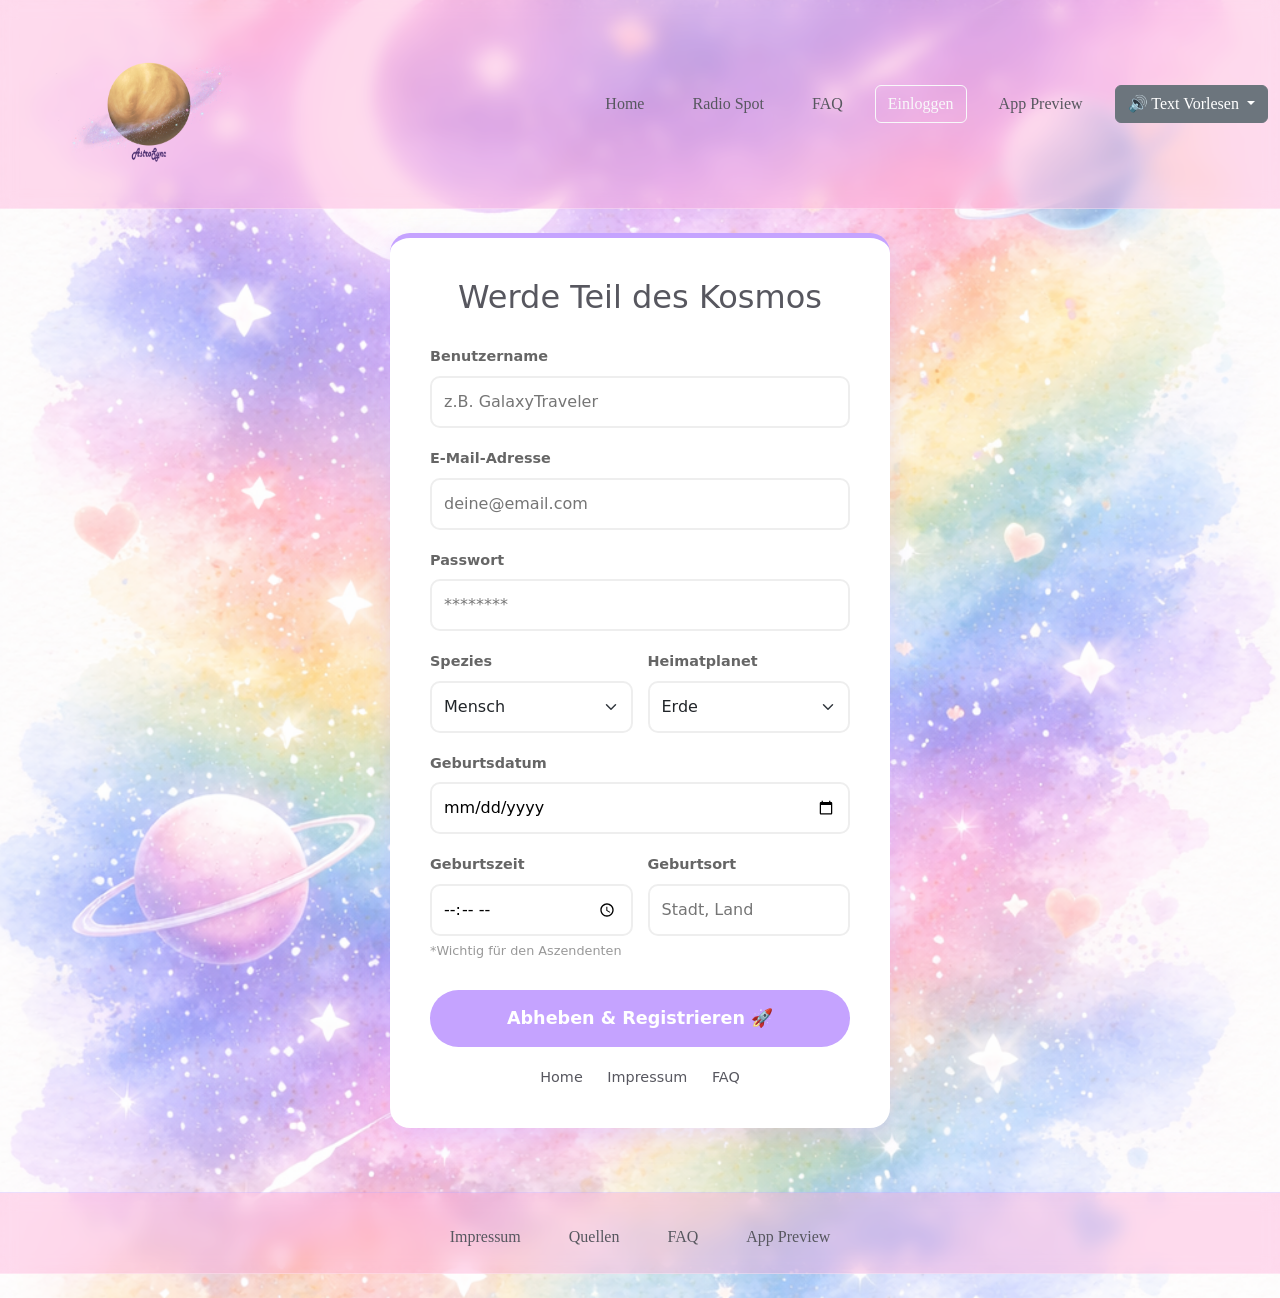
<file: anmelden.html>
<!DOCTYPE html>
<html lang="de">

<head>
    <meta charset="UTF-8">
    <meta name="viewport" content="width=device-width, initial-scale=1.0">
    <title>Anmelden - AstroSync</title>

    <link href="https://cdn.jsdelivr.net/npm/bootstrap@5.3.3/dist/css/bootstrap.min.css" rel="stylesheet">

    <link rel="stylesheet" href="css/style.css">
</head>

<body>
    <nav class="navbar navbar-expand-lg" style="background-color: #700919;" data-bs-theme="light">
        <div class="container-fluid">
            <a class="navbar-brand" href="index.html">
                <img src="img/logo.png" alt="AstroSync Logo" class="logo">
            </a>
            <button class="navbar-toggler" type="button" data-bs-toggle="collapse" data-bs-target="#navbarNav"
                aria-controls="navbarNav" aria-expanded="false" aria-label="Toggle navigation">
                <span class="navbar-toggler-icon"></span>
            </button>
            <div class="collapse navbar-collapse" id="navbarNav">
                <ul class="navbar-nav ms-auto align-items-center">
                    <li class="nav-item">
                        <a class="nav-link" href="index.html">Home</a>
                    </li>
                    <li class="nav-item">
                        <a class="nav-link" href="radiospot.html">Radio Spot</a>
                    </li>
                    <li class="nav-item">
                        <a class="nav-link" href="faq.html">FAQ</a>
                    </li>
                    <li class="nav-item">
                        <a class="btn btn-outline-light" href="anmelden.html">Einloggen</a>
                    </li>
                    <li class="nav-item">
                        <a class="nav-link" href="swipe.html">App Preview</a>
                    </li>
                    <li class="nav-item">
                        <div class="dropdown">
                            <button class="btn btn-secondary dropdown-toggle" type="button" id="ttsDropdown"
                                data-bs-toggle="dropdown" aria-expanded="false">
                                🔊 Text Vorlesen
                            </button>
                            <ul class="dropdown-menu dropdown-menu-end p-3" aria-labelledby="ttsDropdown"
                                style="min-width: 280px;">
                                <li class="mb-2">
                                    <div class="d-flex gap-2">
                                        <button class="btn btn-sm btn-primary flex-fill" id="playBtn"
                                            onclick="toggleSpeech()">
                                            ▶️ Abspielen
                                        </button>
                                        <button class="btn btn-sm btn-warning flex-fill" id="pauseBtn"
                                            onclick="pauseSpeech()" style="display:none;">
                                            ⏸️ Pause
                                        </button>
                                        <button class="btn btn-sm btn-danger" onclick="stopSpeech()">
                                            ⏹️ Stopp
                                        </button>
                                    </div>
                                </li>
                                <li>
                                    <hr class="dropdown-divider">
                                </li>
                                <li class="mb-2">
                                    <label class="form-label small">Geschwindigkeit: <span
                                            id="rateValue">1.0</span>x</label>
                                    <input type="range" class="form-range" id="rateSlider" min="0.5" max="2" step="0.1"
                                        value="1" oninput="updateRate(this.value)">
                                </li>
                                <li class="mb-2">
                                    <label class="form-label small">Tonhöhe: <span id="pitchValue">1.0</span></label>
                                    <input type="range" class="form-range" id="pitchSlider" min="0.5" max="2" step="0.1"
                                        value="1" oninput="updatePitch(this.value)">
                                </li>
                            </ul>
                        </div>
                    </li>
                </ul>
            </div>
        </div>
    </nav>
    <div class="register-wrapper">
        <div class="register-container">
            <h1 style="text-align: center; color: #57575F; margin-bottom: 30px;">Werde Teil des Kosmos</h1>

            <form action="#" method="post">
                <div class="form-group">
                    <label class="form-label" for="username">Benutzername</label>
                    <input class="form-input" type="text" id="username" name="username"
                        placeholder="z.B. GalaxyTraveler" required>
                </div>

                <div class="form-group">
                    <label class="form-label" for="email">E-Mail-Adresse</label>
                    <input class="form-input" type="email" id="email" name="email" placeholder="deine@email.com"
                        required>
                </div>

                <div class="form-group">
                    <label class="form-label" for="password">Passwort</label>
                    <input class="form-input" type="password" id="password" name="password" placeholder="********"
                        required>
                </div>

                <div class="form-row">
                    <div class="form-col form-group">
                        <label class="form-label" for="species">Spezies</label>
                        <select class="form-select" id="species" name="species">
                            <option value="mensch">Mensch</option>
                            <option value="alien">Alien</option>
                            <option value="cyborg">Cyborg</option>
                            <option value="marsianer">Marsianer</option>
                        </select>
                    </div>
                    <div class="form-col form-group">
                        <label class="form-label" for="planet">Heimatplanet</label>
                        <select class="form-select" id="planet" name="planet">
                            <option value="erde">Erde</option>
                            <option value="mars">Mars</option>
                            <option value="venus">Venus</option>
                            <option value="kepler">Kepler-22b</option>
                        </select>
                    </div>
                </div>

                <div class="form-group">
                    <label class="form-label" for="birthdate">Geburtsdatum</label>
                    <input class="form-input" type="date" id="birthdate" name="birthdate" required>
                </div>

                <div class="form-row">
                    <div class="form-col form-group">
                        <label class="form-label" for="birthtime">Geburtszeit</label>
                        <input class="form-input" type="time" id="birthtime" name="birthtime" required>
                        <div class="note">*Wichtig für den Aszendenten</div>
                    </div>
                    <div class="form-col form-group">
                        <label class="form-label" for="birthplace">Geburtsort</label>
                        <input class="form-input" type="text" id="birthplace" name="birthplace"
                            placeholder="Stadt, Land" required>
                    </div>
                </div>

                <button type="submit" class="submit-btn">Abheben & Registrieren 🚀</button>
            </form>

            <div class="footer-links">
                <a href="index.html">Home</a>
                <a href="impressum.html">Impressum</a>
                <a href="faq.html">FAQ</a>
            </div>
        </div>
    </div>
</body>
  <footer class="footer-nav">
        <nav class="navbar navbar-expand">
            <div class="container justify-content-center">
                <ul class="navbar-nav">
                    <li class="nav-item">
                        <a class="nav-link" href="impressum.html">Impressum</a>
                    </li>
                    <li class="nav-item">
                        <a class="nav-link" href="quellen.html">Quellen</a>
                    </li>
                    <li class="nav-item">
                        <a class="nav-link" href="faq.html">FAQ</a>
                    </li>
                    <li class="nav-item">
                        <a class="nav-link" href="swipe.html">App Preview</a>
                    </li>
                </ul>
            </div>
        </nav>
    </footer>
</html>
</file>
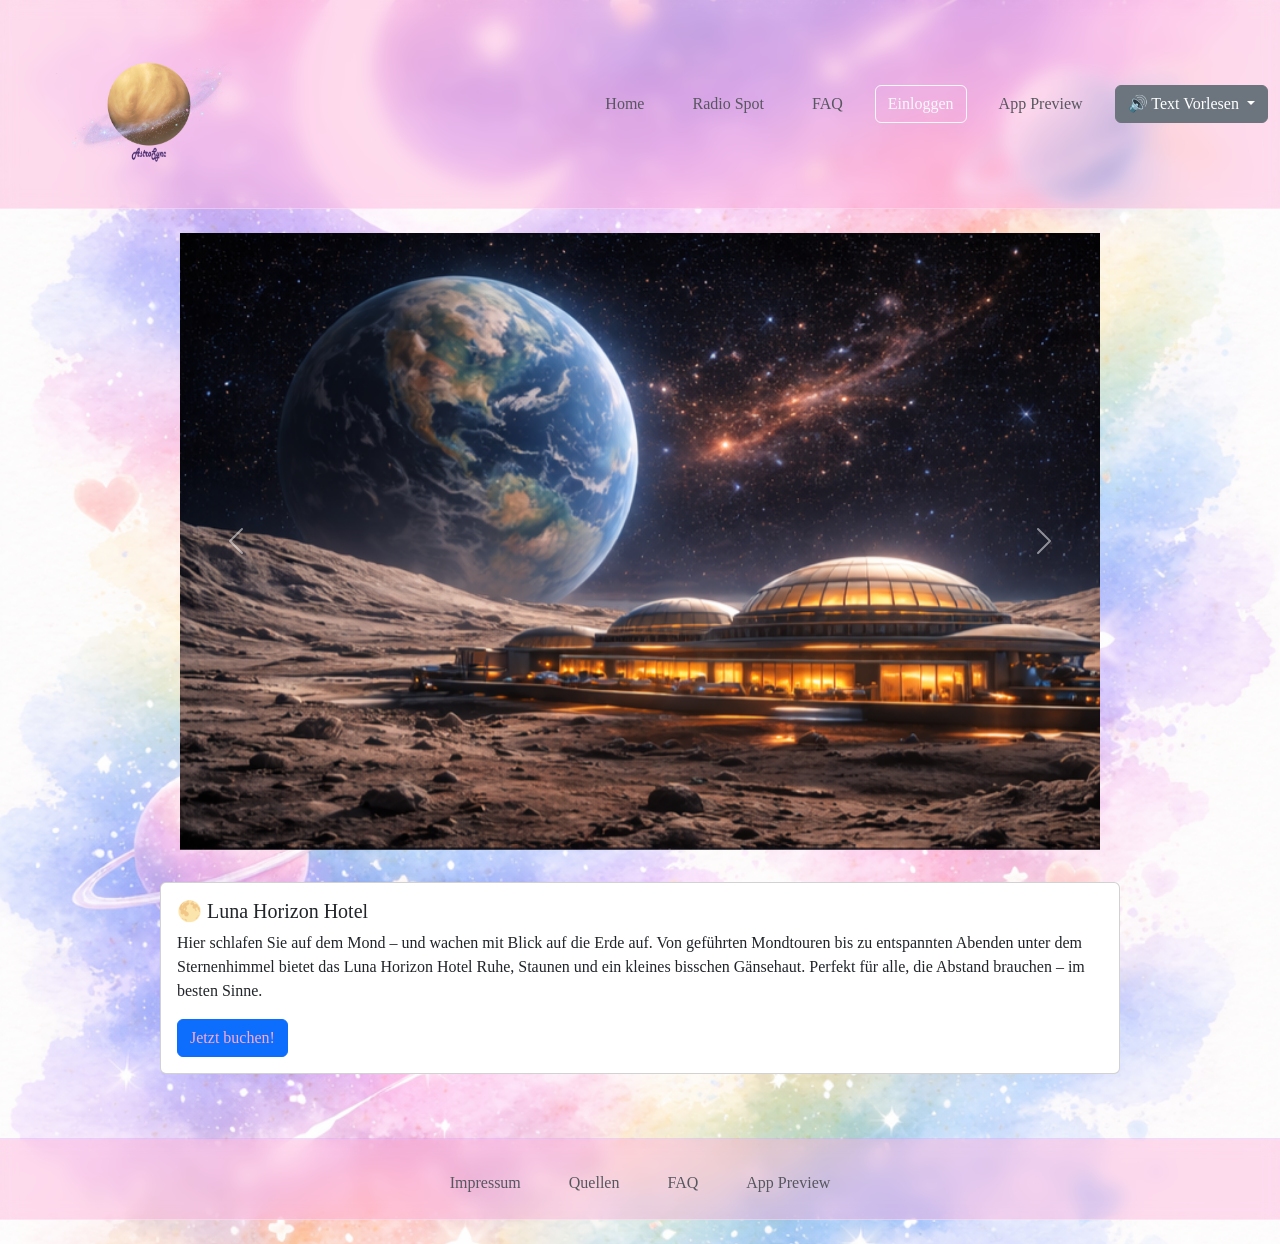
<file: lunahotel.html>
<!DOCTYPE html>
<html lang="de">

<head>
  <meta charset="UTF-8">
  <meta name="viewport" content="width=device-width, initial-scale=1.0">
  <link href="https://cdn.jsdelivr.net/npm/bootstrap@5.3.3/dist/css/bootstrap.min.css" rel="stylesheet">
  <script src="https://cdn.jsdelivr.net/npm/bootstrap@5.3.3/dist/js/bootstrap.bundle.min.js"></script>
  <link rel="stylesheet" href="css/style.css">
  <title>AstroSync</title>
</head>

<body>
  <nav class="navbar navbar-expand-lg" style="background-color: #700919;" data-bs-theme="light">
    <div class="container-fluid">
      <a class="navbar-brand" href="index.html">
        <img src="img/logo.png" alt="AstroSync Logo" class="logo">
      </a>
      <button class="navbar-toggler" type="button" data-bs-toggle="collapse" data-bs-target="#navbarNav"
        aria-controls="navbarNav" aria-expanded="false" aria-label="Toggle navigation">
        <span class="navbar-toggler-icon"></span>
      </button>
      <div class="collapse navbar-collapse" id="navbarNav">
        <ul class="navbar-nav ms-auto align-items-center">
          <li class="nav-item">
            <a class="nav-link" href="index.html">Home</a>
          </li>
          <li class="nav-item">
            <a class="nav-link" href="radiospot.html">Radio Spot</a>
          </li>
          <li class="nav-item">
            <a class="nav-link" href="faq.html">FAQ</a>
          </li>
          <li class="nav-item">
            <a class="btn btn-outline-light" href="anmelden.html">Einloggen</a>
          </li>
          <li class="nav-item">
            <a class="nav-link" href="swipe.html">App Preview</a>
          </li>
          <li class="nav-item">
            <div class="dropdown">
              <button class="btn btn-secondary dropdown-toggle" type="button" id="ttsDropdown" data-bs-toggle="dropdown"
                aria-expanded="false">
                🔊 Text Vorlesen
              </button>
              <ul class="dropdown-menu dropdown-menu-end p-3" aria-labelledby="ttsDropdown" style="min-width: 280px;">
                <li class="mb-2">
                  <div class="d-flex gap-2">
                    <button class="btn btn-sm btn-primary flex-fill" id="playBtn" onclick="toggleSpeech()">
                      ▶️ Abspielen
                    </button>
                    <button class="btn btn-sm btn-warning flex-fill" id="pauseBtn" onclick="pauseSpeech()"
                      style="display:none;">
                      ⏸️ Pause
                    </button>
                    <button class="btn btn-sm btn-danger" onclick="stopSpeech()">
                      ⏹️ Stopp
                    </button>
                  </div>
                </li>
                <li>
                  <hr class="dropdown-divider">
                </li>
                <li class="mb-2">
                  <label class="form-label small">Geschwindigkeit: <span id="rateValue">1.0</span>x</label>
                  <input type="range" class="form-range" id="rateSlider" min="0.5" max="2" step="0.1" value="1"
                    oninput="updateRate(this.value)">
                </li>
                <li class="mb-2">
                  <label class="form-label small">Tonhöhe: <span id="pitchValue">1.0</span></label>
                  <input type="range" class="form-range" id="pitchSlider" min="0.5" max="2" step="0.1" value="1"
                    oninput="updatePitch(this.value)">
                </li>
              </ul>
            </div>
          </li>
        </ul>
      </div>
    </div>
  </nav>
  <div id="carouselExampleRide" class="carousel slide" data-bs-ride="carousel">
    <div class="carousel-inner">
      <div class="carousel-item active">
        <img src="img/lunahotelblick.png" class="d-block w-100" alt="LunaHotelBlick">
      </div>
      <div class="carousel-item">
        <img src="img/tour.png" class="d-block w-100" alt="HotelTour">
      </div>
    </div>
    <button class="carousel-control-prev" type="button" data-bs-target="#carouselExampleRide" data-bs-slide="prev">
      <span class="carousel-control-prev-icon"></span>
    </button>
    <button class="carousel-control-next" type="button" data-bs-target="#carouselExampleRide" data-bs-slide="next">
      <span class="carousel-control-next-icon"></span>
    </button>
  </div>
  <div class="card w-75 mb-3">
    <div class="card-body">
      <h5 class="card-title">🌕 Luna Horizon Hotel</h5>
      <p class="card-text">Hier schlafen Sie auf dem Mond – und wachen mit Blick auf die Erde auf.
     Von geführten Mondtouren bis zu entspannten Abenden unter dem Sternenhimmel bietet das Luna Horizon Hotel Ruhe, Staunen 
     und ein kleines bisschen Gänsehaut. Perfekt für alle, die Abstand brauchen – im besten Sinne.</p>
      <a href="urlaub.html" class="btn btn-primary">Jetzt buchen!</a>
    </div>
  </div>
  </div>
</body>
   <footer class="footer-nav">
        <nav class="navbar navbar-expand">
            <div class="container justify-content-center">
                <ul class="navbar-nav">
                    <li class="nav-item">
                        <a class="nav-link" href="impressum.html">Impressum</a>
                    </li>
                    <li class="nav-item">
                        <a class="nav-link" href="quellen.html">Quellen</a>
                    </li>
                    <li class="nav-item">
                        <a class="nav-link" href="faq.html">FAQ</a>
                    </li>
                    <li class="nav-item">
                        <a class="nav-link" href="swipe.html">App Preview</a>
                    </li>
                </ul>
            </div>
        </nav>
    </footer>
</html>
</file>
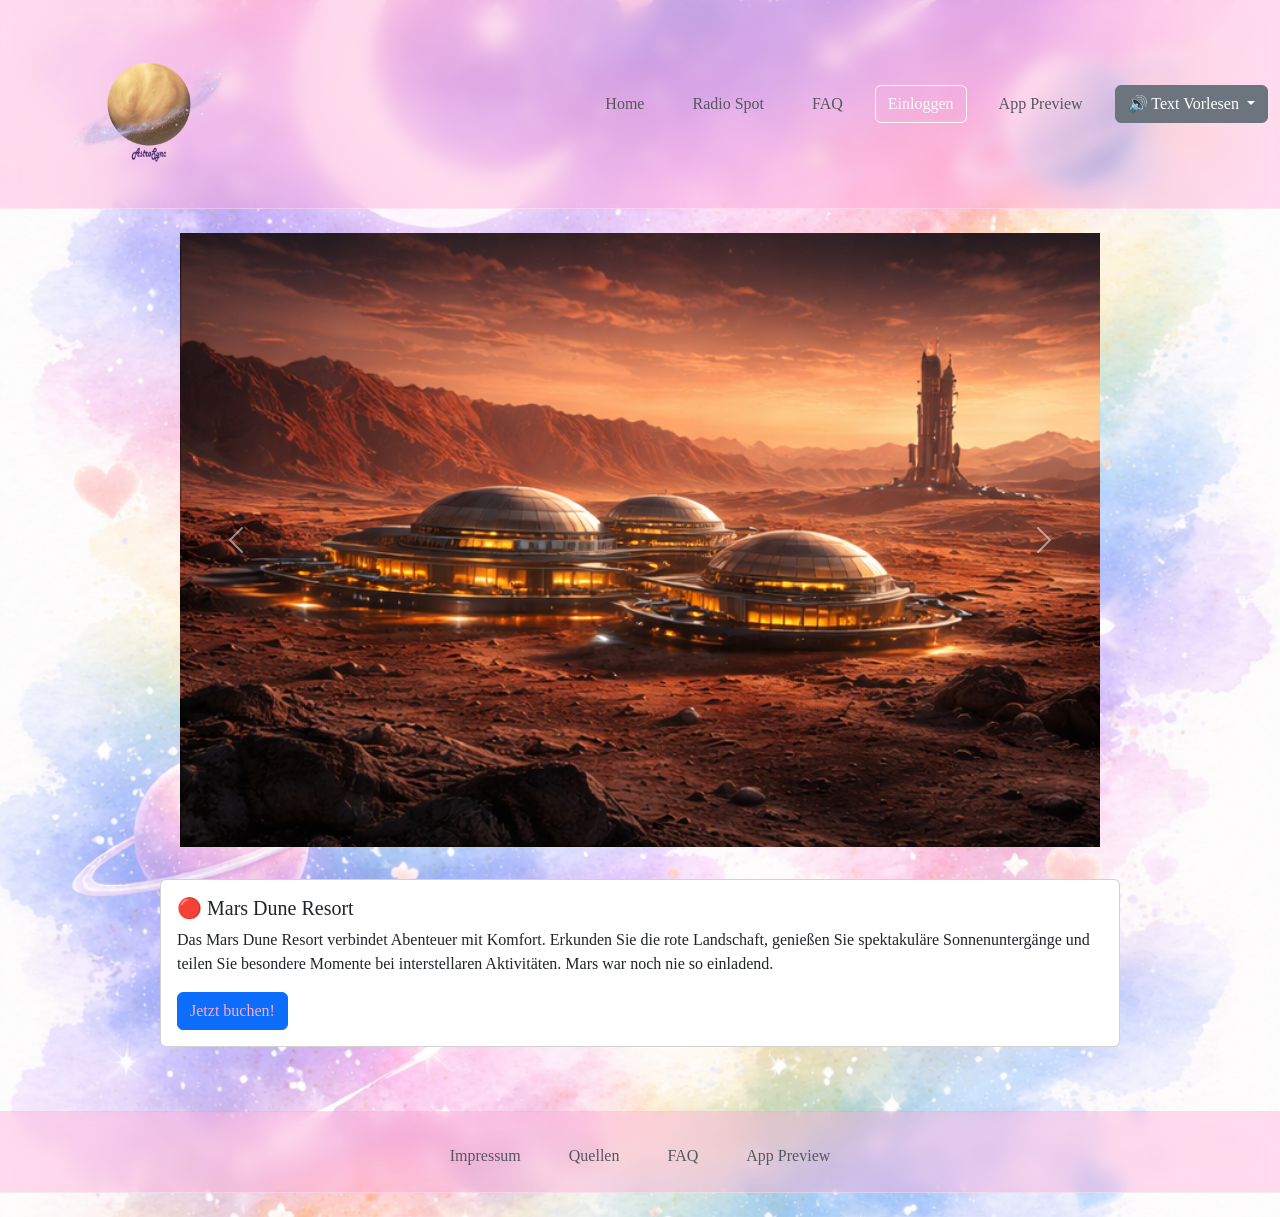
<file: marshotel.html>
<!DOCTYPE html>
<html lang="de">

<head>
  <meta charset="UTF-8">
  <meta name="viewport" content="width=device-width, initial-scale=1.0">
  <link href="https://cdn.jsdelivr.net/npm/bootstrap@5.3.3/dist/css/bootstrap.min.css" rel="stylesheet">
  <script src="https://cdn.jsdelivr.net/npm/bootstrap@5.3.3/dist/js/bootstrap.bundle.min.js"></script>
  <link rel="stylesheet" href="css/style.css">
  <title>AstroSync</title>
</head>

<body>
  <nav class="navbar navbar-expand-lg" style="background-color: #700919;" data-bs-theme="light">
    <div class="container-fluid">
      <a class="navbar-brand" href="index.html">
        <img src="img/logo.png" alt="AstroSync Logo" class="logo">
      </a>
      <button class="navbar-toggler" type="button" data-bs-toggle="collapse" data-bs-target="#navbarNav"
        aria-controls="navbarNav" aria-expanded="false" aria-label="Toggle navigation">
        <span class="navbar-toggler-icon"></span>
      </button>
      <div class="collapse navbar-collapse" id="navbarNav">
        <ul class="navbar-nav ms-auto align-items-center">
          <li class="nav-item">
            <a class="nav-link" href="index.html">Home</a>
          </li>
          <li class="nav-item">
            <a class="nav-link" href="radiospot.html">Radio Spot</a>
          </li>
          <li class="nav-item">
            <a class="nav-link" href="faq.html">FAQ</a>
          </li>
          <li class="nav-item">
            <a class="btn btn-outline-light" href="anmelden.html">Einloggen</a>
          </li>
          <li class="nav-item">
            <a class="nav-link" href="swipe.html">App Preview</a>
          </li>
          <li class="nav-item">
            <div class="dropdown">
              <button class="btn btn-secondary dropdown-toggle" type="button" id="ttsDropdown" data-bs-toggle="dropdown"
                aria-expanded="false">
                🔊 Text Vorlesen
              </button>
              <ul class="dropdown-menu dropdown-menu-end p-3" aria-labelledby="ttsDropdown" style="min-width: 280px;">
                <li class="mb-2">
                  <div class="d-flex gap-2">
                    <button class="btn btn-sm btn-primary flex-fill" id="playBtn" onclick="toggleSpeech()">
                      ▶️ Abspielen
                    </button>
                    <button class="btn btn-sm btn-warning flex-fill" id="pauseBtn" onclick="pauseSpeech()"
                      style="display:none;">
                      ⏸️ Pause
                    </button>
                    <button class="btn btn-sm btn-danger" onclick="stopSpeech()">
                      ⏹️ Stopp
                    </button>
                  </div>
                </li>
                <li>
                  <hr class="dropdown-divider">
                </li>
                <li class="mb-2">
                  <label class="form-label small">Geschwindigkeit: <span id="rateValue">1.0</span>x</label>
                  <input type="range" class="form-range" id="rateSlider" min="0.5" max="2" step="0.1" value="1"
                    oninput="updateRate(this.value)">
                </li>
                <li class="mb-2">
                  <label class="form-label small">Tonhöhe: <span id="pitchValue">1.0</span></label>
                  <input type="range" class="form-range" id="pitchSlider" min="0.5" max="2" step="0.1" value="1"
                    oninput="updatePitch(this.value)">
                </li>
              </ul>
            </div>
          </li>
        </ul>
      </div>
    </div>
  </nav>
  <div id="carouselExampleRide" class="carousel slide" data-bs-ride="carousel">
    <div class="carousel-inner">
      <div class="carousel-item active">
        <img src="img/marshotelblick.png" class="d-block w-100" alt="MarsHotelBlick">
      </div>
      <div class="carousel-item">
        <img src="img/activity.png" class="d-block w-100" alt="Activity">
      </div>
    </div>
    <button class="carousel-control-prev" type="button" data-bs-target="#carouselExampleRide" data-bs-slide="prev">
      <span class="carousel-control-prev-icon"></span>
    </button>
    <button class="carousel-control-next" type="button" data-bs-target="#carouselExampleRide" data-bs-slide="next">
      <span class="carousel-control-next-icon"></span>
    </button>
  </div>
  <div class="card w-75 mb-3">
    <div class="card-body">
      <h5 class="card-title">🔴 Mars Dune Resort</h5>
      <p class="card-text">Das Mars Dune Resort verbindet Abenteuer mit Komfort.
        Erkunden Sie die rote Landschaft, genießen Sie spektakuläre Sonnenuntergänge und teilen
        Sie besondere Momente bei interstellaren Aktivitäten. Mars war noch nie so einladend.</p>
      <a href="urlaub.html" class="btn btn-primary">Jetzt buchen!</a>
    </div>
  </div>
  </div>
</body>
   <footer class="footer-nav">
        <nav class="navbar navbar-expand">
            <div class="container justify-content-center">
                <ul class="navbar-nav">
                    <li class="nav-item">
                        <a class="nav-link" href="impressum.html">Impressum</a>
                    </li>
                    <li class="nav-item">
                        <a class="nav-link" href="quellen.html">Quellen</a>
                    </li>
                    <li class="nav-item">
                        <a class="nav-link" href="faq.html">FAQ</a>
                    </li>
                    <li class="nav-item">
                        <a class="nav-link" href="swipe.html">App Preview</a>
                    </li>
                </ul>
            </div>
        </nav>
    </footer>
</html>
</file>
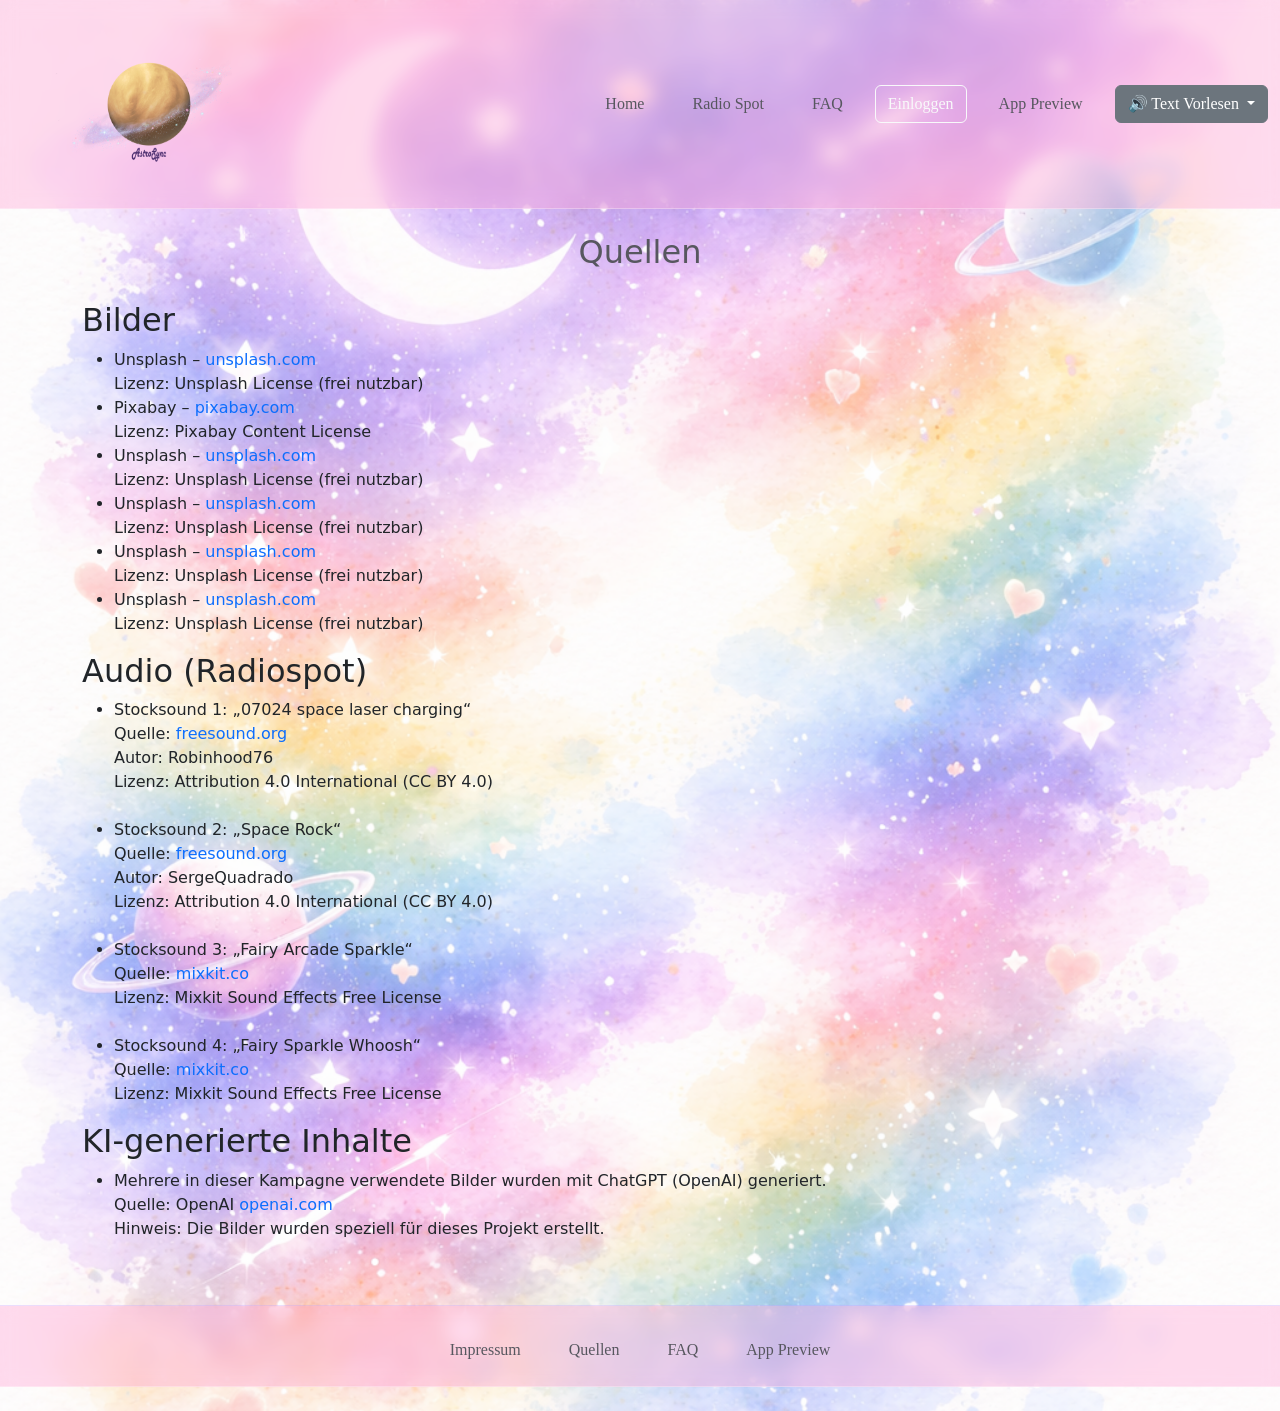
<file: quellen.html>
<!DOCTYPE html>
<html lang="de">

<head>
  <meta charset="UTF-8">
  <meta name="viewport" content="width=device-width, initial-scale=1.0">

  <!-- Bootstrap CSS -->
  <link href="https://cdn.jsdelivr.net/npm/bootstrap@5.3.3/dist/css/bootstrap.min.css" rel="stylesheet">
  <!-- Bootstrap Javascript Dateien -->
  <script src="https://cdn.jsdelivr.net/npm/bootstrap@5.3.3/dist/js/bootstrap.bundle.min.js"></script>

  <!-- Eigene Styles/CSS Dateien -->
  <link rel="stylesheet" href="css/style.css">

  <!-- Website Titel -->
  <title></title>
</head>

<body class="quellen">
  <header>
    <nav class="navbar navbar-expand-lg" style="background-color: #700919;" data-bs-theme="light">
      <div class="container-fluid">
        <a class="navbar-brand" href="index.html">
          <img src="img/logo.png" alt="AstroSync Logo" class="logo">
        </a>
        <button class="navbar-toggler" type="button" data-bs-toggle="collapse" data-bs-target="#navbarNav"
          aria-controls="navbarNav" aria-expanded="false" aria-label="Toggle navigation">
          <span class="navbar-toggler-icon"></span>
        </button>
        <div class="collapse navbar-collapse" id="navbarNav">
          <ul class="navbar-nav ms-auto align-items-center">
            <li class="nav-item">
              <a class="nav-link" href="index.html">Home</a>
            </li>
            <li class="nav-item">
              <a class="nav-link" href="radiospot.html">Radio Spot</a>
            </li>
            <li class="nav-item">
              <a class="nav-link" href="faq.html">FAQ</a>
            </li>
            <li class="nav-item">
              <a class="btn btn-outline-light" href="anmelden.html">Einloggen</a>
            </li>
            <li class="nav-item">
              <a class="nav-link" href="swipe.html">App Preview</a>
            </li>
            <li class="nav-item">
              <div class="dropdown">
                <button class="btn btn-secondary dropdown-toggle" type="button" id="ttsDropdown"
                  data-bs-toggle="dropdown" aria-expanded="false">
                  🔊 Text Vorlesen
                </button>
                <ul class="dropdown-menu dropdown-menu-end p-3" aria-labelledby="ttsDropdown" style="min-width: 280px;">
                  <li class="mb-2">
                    <div class="d-flex gap-2">
                      <button class="btn btn-sm btn-primary flex-fill" id="playBtn" onclick="toggleSpeech()">
                        ▶️ Abspielen
                      </button>
                      <button class="btn btn-sm btn-warning flex-fill" id="pauseBtn" onclick="pauseSpeech()"
                        style="display:none;">
                        ⏸️ Pause
                      </button>
                      <button class="btn btn-sm btn-danger" onclick="stopSpeech()">
                        ⏹️ Stopp
                      </button>
                    </div>
                  </li>
                  <li>
                    <hr class="dropdown-divider">
                  </li>
                  <li class="mb-2">
                    <label class="form-label small">Geschwindigkeit: <span id="rateValue">1.0</span>x</label>
                    <input type="range" class="form-range" id="rateSlider" min="0.5" max="2" step="0.1" value="1"
                      oninput="updateRate(this.value)">
                  </li>
                  <li class="mb-2">
                    <label class="form-label small">Tonhöhe: <span id="pitchValue">1.0</span></label>
                    <input type="range" class="form-range" id="pitchSlider" min="0.5" max="2" step="0.1" value="1"
                      oninput="updatePitch(this.value)">
                  </li>
                </ul>
              </div>
            </li>
          </ul>
        </div>
      </div>
    </nav>
  </header>

  <main class="container mt-4">
    <h1>Quellen</h1>

    <h2>Bilder</h2>
    <ul>
      <li>
        Unsplash –
        <a href="https://unsplash.com/photos/brown-sand-under-blue-sky-during-night-time-OtXJhYjbKeg" target="_blank">
          unsplash.com
        </a><br>
        Lizenz: Unsplash License (frei nutzbar)
      </li>
      <li>
        Pixabay –
        <a href="https://pixabay.com/illustrations/eqyptian-goddess-mythology-9203510/" target="_blank">
          pixabay.com
        </a><br>
        Lizenz: Pixabay Content License
      </li>
      <li>
        Unsplash –
        <a href="https://unsplash.com/photos/a-close-up-of-a-brochure-with-hearts-on-it-r6qx0OVxcKY" target="_blank">
          unsplash.com
        </a><br>
        Lizenz: Unsplash License (frei nutzbar)
      </li>
      <li>
        Unsplash –
        <a href="https://unsplash.com/photos/a-toy-rocket-is-flying-through-the-air-hReng6fkrGk" target="_blank">
          unsplash.com
        </a><br>
        Lizenz: Unsplash License (frei nutzbar)
      </li>
      <li>
        Unsplash –
        <a href="https://unsplash.com/photos/a-set-of-three-metal-objects-on-a-blue-surface-R7BKECj4q2Q"
          target="_blank">
          unsplash.com
        </a><br>
        Lizenz: Unsplash License (frei nutzbar)
      </li>
      <li>
        Unsplash –
        <a href="https://unsplash.com/photos/a-large-clock-on-a-building-U8FnXV4pRj8" target="_blank">
          unsplash.com
        </a><br>
        Lizenz: Unsplash License (frei nutzbar)
      </li>
    </ul>

    <h2>Audio (Radiospot)</h2>
    <ul>
      <li>
        Stocksound 1: „07024 space laser charging“<br>
        Quelle:
        <a href="https://freesound.org/people/Robinhood76/sounds/414293/" target="_blank">
          freesound.org
        </a><br>
        Autor: Robinhood76<br>
        Lizenz: Attribution 4.0 International (CC BY 4.0)<br>
      </li>
      <br>
      <li>
        Stocksound 2: „Space Rock“<br>
        Quelle:
        <a href="https://freesound.org/people/SergeQuadrado/sounds/671333/" target="_blank">
          freesound.org
        </a><br>
        Autor: SergeQuadrado<br>
        Lizenz: Attribution 4.0 International (CC BY 4.0)<br>
      </li>
      <br>
      <li>
        Stocksound 3: „Fairy Arcade Sparkle“<br>
        Quelle:
        <a href="https://mixkit.co/free-sound-effects/sparkle/" target="_blank">
          mixkit.co
        </a><br>
        Lizenz: Mixkit Sound Effects Free License<br>
      </li>
      <br>
      <li>
        Stocksound 4: „Fairy Sparkle Whoosh“<br>
        Quelle:
        <a href="https://mixkit.co/free-sound-effects/sparkle/" target="_blank">
          mixkit.co
        </a><br>
        Lizenz: Mixkit Sound Effects Free License<br>
      </li>
    </ul>
    <h2>KI-generierte Inhalte</h2>
    <ul>
      <li>
        Mehrere in dieser Kampagne verwendete Bilder wurden mit ChatGPT (OpenAI) generiert.<br>
        Quelle: OpenAI <a href="https://openai.com" target="_blank">openai.com</a><br>
        Hinweis: Die Bilder wurden speziell für dieses Projekt erstellt.
      </li>
    </ul>
  </main>
</body>
   <footer class="footer-nav">
      <nav class="navbar navbar-expand">
        <div class="container justify-content-center">
          <ul class="navbar-nav">
            <li class="nav-item">
              <a class="nav-link" href="impressum.html">Impressum</a>
            </li>
            <li class="nav-item">
              <a class="nav-link" href="quellen.html">Quellen</a>
            </li>
            <li class="nav-item">
              <a class="nav-link" href="faq.html">FAQ</a>
            </li>
            <li class="nav-item">
              <a class="nav-link" href="swipe.html">App Preview</a>
            </li>
          </ul>
        </div>
      </nav>
    </footer>
</html>
</file>
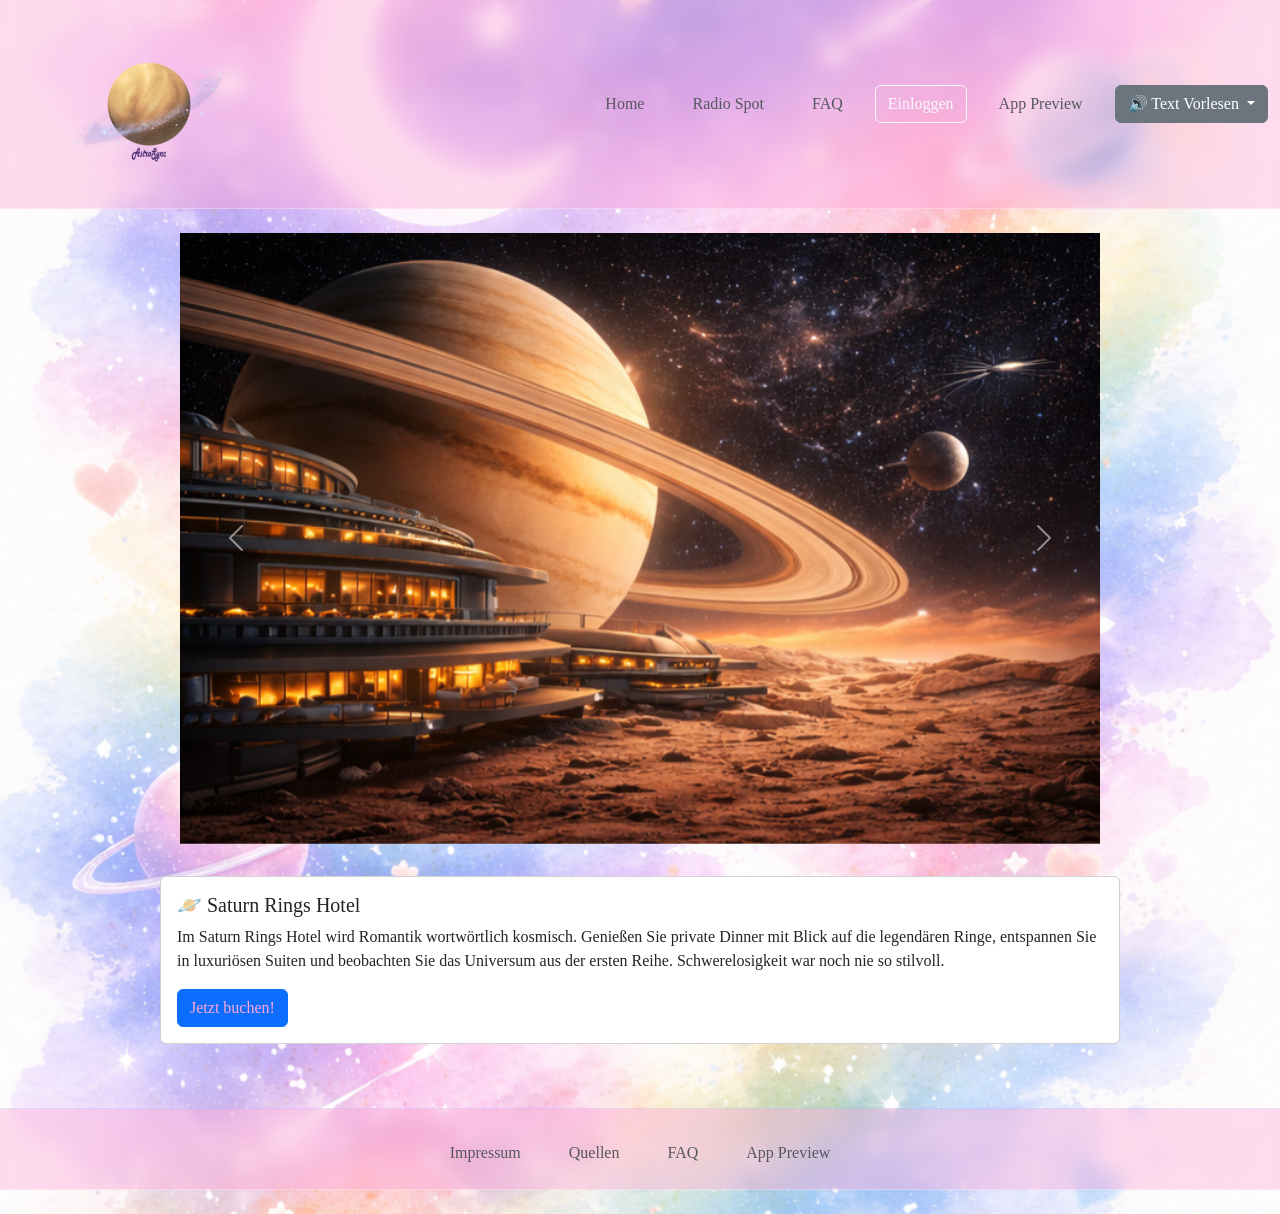
<file: saturnhotel.html>
<!DOCTYPE html>
<html lang="de">

<head>
  <meta charset="UTF-8">
  <meta name="viewport" content="width=device-width, initial-scale=1.0">
  <link href="https://cdn.jsdelivr.net/npm/bootstrap@5.3.3/dist/css/bootstrap.min.css" rel="stylesheet">
  <script src="https://cdn.jsdelivr.net/npm/bootstrap@5.3.3/dist/js/bootstrap.bundle.min.js"></script>
  <link rel="stylesheet" href="css/style.css">
  <title>AstroSync</title>
</head>

<body>
  <nav class="navbar navbar-expand-lg" style="background-color: #700919;" data-bs-theme="light">
    <div class="container-fluid">
      <a class="navbar-brand" href="index.html">
        <img src="img/logo.png" alt="AstroSync Logo" class="logo">
      </a>
      <button class="navbar-toggler" type="button" data-bs-toggle="collapse" data-bs-target="#navbarNav"
        aria-controls="navbarNav" aria-expanded="false" aria-label="Toggle navigation">
        <span class="navbar-toggler-icon"></span>
      </button>
      <div class="collapse navbar-collapse" id="navbarNav">
        <ul class="navbar-nav ms-auto align-items-center">
          <li class="nav-item">
            <a class="nav-link" href="index.html">Home</a>
          </li>
          <li class="nav-item">
            <a class="nav-link" href="radiospot.html">Radio Spot</a>
          </li>
          <li class="nav-item">
            <a class="nav-link" href="faq.html">FAQ</a>
          </li>
          <li class="nav-item">
            <a class="btn btn-outline-light" href="anmelden.html">Einloggen</a>
          </li>
          <li class="nav-item">
            <a class="nav-link" href="swipe.html">App Preview</a>
          </li>
          <li class="nav-item">
            <div class="dropdown">
              <button class="btn btn-secondary dropdown-toggle" type="button" id="ttsDropdown" data-bs-toggle="dropdown"
                aria-expanded="false">
                🔊 Text Vorlesen
              </button>
              <ul class="dropdown-menu dropdown-menu-end p-3" aria-labelledby="ttsDropdown" style="min-width: 280px;">
                <li class="mb-2">
                  <div class="d-flex gap-2">
                    <button class="btn btn-sm btn-primary flex-fill" id="playBtn" onclick="toggleSpeech()">
                      ▶️ Abspielen
                    </button>
                    <button class="btn btn-sm btn-warning flex-fill" id="pauseBtn" onclick="pauseSpeech()"
                      style="display:none;">
                      ⏸️ Pause
                    </button>
                    <button class="btn btn-sm btn-danger" onclick="stopSpeech()">
                      ⏹️ Stopp
                    </button>
                  </div>
                </li>
                <li>
                  <hr class="dropdown-divider">
                </li>
                <li class="mb-2">
                  <label class="form-label small">Geschwindigkeit: <span id="rateValue">1.0</span>x</label>
                  <input type="range" class="form-range" id="rateSlider" min="0.5" max="2" step="0.1" value="1"
                    oninput="updateRate(this.value)">
                </li>
                <li class="mb-2">
                  <label class="form-label small">Tonhöhe: <span id="pitchValue">1.0</span></label>
                  <input type="range" class="form-range" id="pitchSlider" min="0.5" max="2" step="0.1" value="1"
                    oninput="updatePitch(this.value)">
                </li>
              </ul>
            </div>
          </li>
        </ul>
      </div>
    </div>
  </nav>
  <div id="carouselExampleRide" class="carousel slide" data-bs-ride="carousel">
    <div class="carousel-inner">
      <div class="carousel-item active">
        <img src="img/saturnhotelblick.png" class="d-block w-100" alt="SaturnHotelBlick">
      </div>
      <div class="carousel-item">
        <img src="img/essen.png" class="d-block w-100" alt="Essen">
      </div>
    </div>
    <button class="carousel-control-prev" type="button" data-bs-target="#carouselExampleRide" data-bs-slide="prev">
      <span class="carousel-control-prev-icon"></span>
    </button>
    <button class="carousel-control-next" type="button" data-bs-target="#carouselExampleRide" data-bs-slide="next">
      <span class="carousel-control-next-icon"></span>
    </button>
  </div>
  <div class="card w-75 mb-3">
    <div class="card-body">
      <h5 class="card-title">🪐 Saturn Rings Hotel</h5>
      <p class="card-text">Im Saturn Rings Hotel wird Romantik wortwörtlich kosmisch.
        Genießen Sie private Dinner mit Blick auf die legendären Ringe, entspannen Sie in luxuriösen Suiten und
        beobachten
        Sie das Universum aus der ersten Reihe. Schwerelosigkeit war noch nie so stilvoll.</p>
      <a href="urlaub.html" class="btn btn-primary">Jetzt buchen!</a>
    </div>
  </div>
  </div>
</body>
 <footer class="footer-nav">
    <nav class="navbar navbar-expand">
      <div class="container justify-content-center">
        <ul class="navbar-nav">
          <li class="nav-item">
            <a class="nav-link" href="impressum.html">Impressum</a>
          </li>
          <li class="nav-item">
            <a class="nav-link" href="quellen.html">Quellen</a>
          </li>
          <li class="nav-item">
            <a class="nav-link" href="faq.html">FAQ</a>
          </li>
          <li class="nav-item">
            <a class="nav-link" href="swipe.html">App Preview</a>
          </li>
        </ul>
      </div>
    </nav>
  </footer>
</html>
</file>
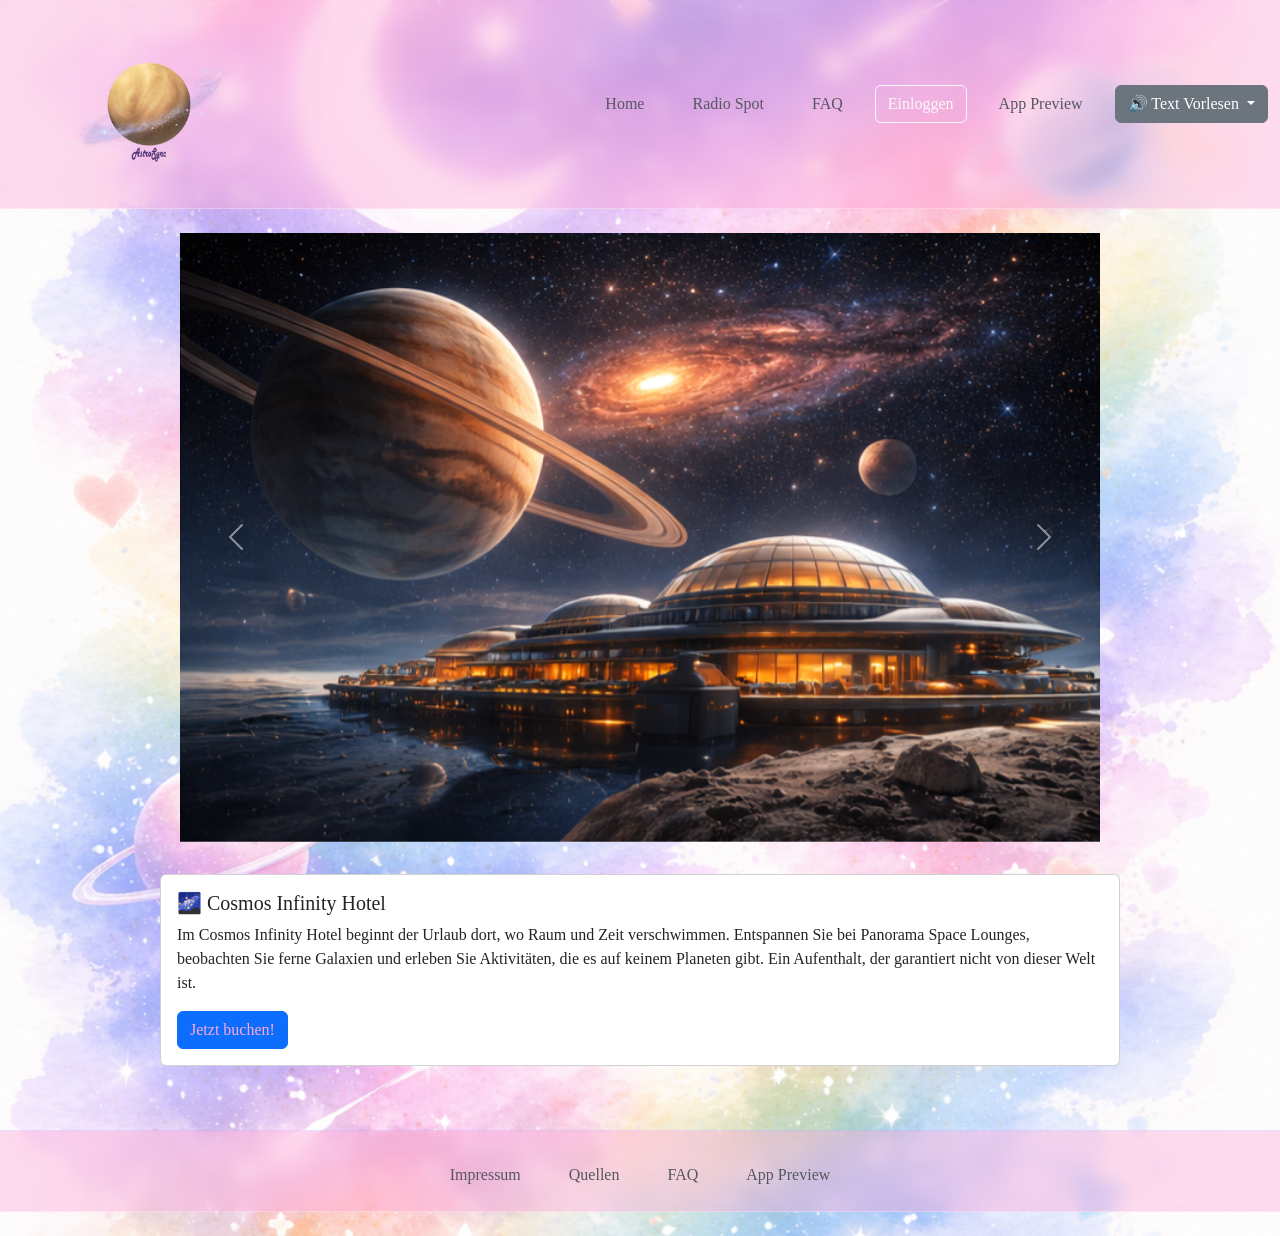
<file: spacehotel.html>
<!DOCTYPE html>
<html lang="de">

<head>
  <meta charset="UTF-8">
  <meta name="viewport" content="width=device-width, initial-scale=1.0">
  <link href="https://cdn.jsdelivr.net/npm/bootstrap@5.3.3/dist/css/bootstrap.min.css" rel="stylesheet">
  <script src="https://cdn.jsdelivr.net/npm/bootstrap@5.3.3/dist/js/bootstrap.bundle.min.js"></script>
  <link rel="stylesheet" href="css/style.css">
  <title>AstroSync</title>
</head>

<body>
  <nav class="navbar navbar-expand-lg" style="background-color: #700919;" data-bs-theme="light">
    <div class="container-fluid">
      <a class="navbar-brand" href="index.html">
        <img src="img/logo.png" alt="AstroSync Logo" class="logo">
      </a>
      <button class="navbar-toggler" type="button" data-bs-toggle="collapse" data-bs-target="#navbarNav"
        aria-controls="navbarNav" aria-expanded="false" aria-label="Toggle navigation">
        <span class="navbar-toggler-icon"></span>
      </button>
      <div class="collapse navbar-collapse" id="navbarNav">
        <ul class="navbar-nav ms-auto align-items-center">
          <li class="nav-item">
            <a class="nav-link" href="index.html">Home</a>
          </li>
          <li class="nav-item">
            <a class="nav-link" href="radiospot.html">Radio Spot</a>
          </li>
          <li class="nav-item">
            <a class="nav-link" href="faq.html">FAQ</a>
          </li>
          <li class="nav-item">
            <a class="btn btn-outline-light" href="anmelden.html">Einloggen</a>
          </li>
          <li class="nav-item">
            <a class="nav-link" href="swipe.html">App Preview</a>
          </li>
          <li class="nav-item">
            <div class="dropdown">
              <button class="btn btn-secondary dropdown-toggle" type="button" id="ttsDropdown" data-bs-toggle="dropdown"
                aria-expanded="false">
                🔊 Text Vorlesen
              </button>
              <ul class="dropdown-menu dropdown-menu-end p-3" aria-labelledby="ttsDropdown" style="min-width: 280px;">
                <li class="mb-2">
                  <div class="d-flex gap-2">
                    <button class="btn btn-sm btn-primary flex-fill" id="playBtn" onclick="toggleSpeech()">
                      ▶️ Abspielen
                    </button>
                    <button class="btn btn-sm btn-warning flex-fill" id="pauseBtn" onclick="pauseSpeech()"
                      style="display:none;">
                      ⏸️ Pause
                    </button>
                    <button class="btn btn-sm btn-danger" onclick="stopSpeech()">
                      ⏹️ Stopp
                    </button>
                  </div>
                </li>
                <li>
                  <hr class="dropdown-divider">
                </li>
                <li class="mb-2">
                  <label class="form-label small">Geschwindigkeit: <span id="rateValue">1.0</span>x</label>
                  <input type="range" class="form-range" id="rateSlider" min="0.5" max="2" step="0.1" value="1"
                    oninput="updateRate(this.value)">
                </li>
                <li class="mb-2">
                  <label class="form-label small">Tonhöhe: <span id="pitchValue">1.0</span></label>
                  <input type="range" class="form-range" id="pitchSlider" min="0.5" max="2" step="0.1" value="1"
                    oninput="updatePitch(this.value)">
                </li>
              </ul>
            </div>
          </li>
        </ul>
      </div>
    </div>
  </nav>
  <div id="carouselExampleRide" class="carousel slide" data-bs-ride="carousel">
    <div class="carousel-inner">
      <div class="carousel-item active">
        <img src="img/spacehotelblick.png" class="d-block w-100" alt="SpaceHotelBlick">
      </div>
      <div class="carousel-item">
        <img src="img/relaxing.png" class="d-block w-100" alt="Relaxing">
      </div>
    </div>
    <button class="carousel-control-prev" type="button" data-bs-target="#carouselExampleRide" data-bs-slide="prev">
      <span class="carousel-control-prev-icon"></span>
    </button>
    <button class="carousel-control-next" type="button" data-bs-target="#carouselExampleRide" data-bs-slide="next">
      <span class="carousel-control-next-icon"></span>
    </button>
  </div>
  <div class="card w-75 mb-3">
    <div class="card-body">
      <h5 class="card-title">🌌 Cosmos Infinity Hotel</h5>
      <p class="card-text">Im Cosmos Infinity Hotel beginnt der Urlaub dort, wo Raum und Zeit verschwimmen.
        Entspannen Sie bei Panorama Space Lounges, beobachten Sie ferne Galaxien und erleben Sie Aktivitäten, die es auf
        keinem Planeten gibt. Ein Aufenthalt, der garantiert nicht von dieser Welt ist.</p>
      <a href="urlaub.html" class="btn btn-primary">Jetzt buchen!</a>
    </div>
  </div>
  </div>
</body>
 <footer class="footer-nav">
    <nav class="navbar navbar-expand">
      <div class="container justify-content-center">
        <ul class="navbar-nav">
          <li class="nav-item">
            <a class="nav-link" href="impressum.html">Impressum</a>
          </li>
          <li class="nav-item">
            <a class="nav-link" href="quellen.html">Quellen</a>
          </li>
          <li class="nav-item">
            <a class="nav-link" href="faq.html">FAQ</a>
          </li>
          <li class="nav-item">
            <a class="nav-link" href="swipe.html">App Preview</a>
          </li>
        </ul>
      </div>
    </nav>
  </footer>
</html>
</file>
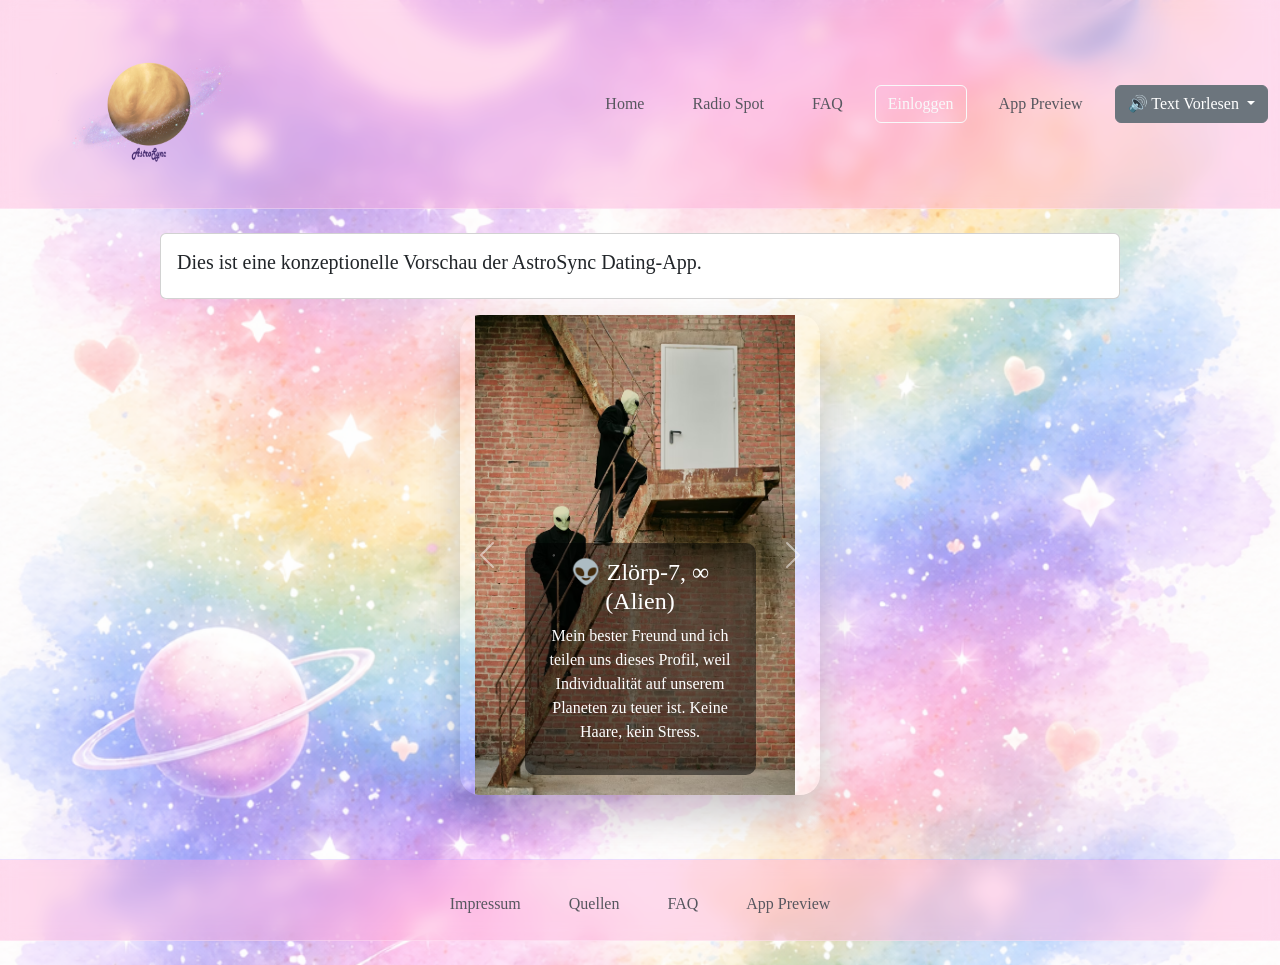
<file: swipe.html>
<!DOCTYPE html>
<html lang="de">

<head>
    <meta charset="UTF-8">
    <meta name="viewport" content="width=device-width, initial-scale=1.0">
    <link href="https://cdn.jsdelivr.net/npm/bootstrap@5.3.3/dist/css/bootstrap.min.css" rel="stylesheet">
    <script src="https://cdn.jsdelivr.net/npm/bootstrap@5.3.3/dist/js/bootstrap.bundle.min.js"></script>
    <link rel="stylesheet" href="css/style.css">
    <title>AstroSync</title>
</head>

<body>
    <nav class="navbar navbar-expand-lg" style="background-color: #700919;" data-bs-theme="light">
        <div class="container-fluid">
            <a class="navbar-brand" href="index.html">
                <img src="img/logo.png" alt="AstroSync Logo" class="logo">
            </a>
            <button class="navbar-toggler" type="button" data-bs-toggle="collapse" data-bs-target="#navbarNav"
                aria-controls="navbarNav" aria-expanded="false" aria-label="Toggle navigation">
                <span class="navbar-toggler-icon"></span>
            </button>
            <div class="collapse navbar-collapse" id="navbarNav">
                <ul class="navbar-nav ms-auto align-items-center">
                    <li class="nav-item">
                        <a class="nav-link" href="index.html">Home</a>
                    </li>
                    <li class="nav-item">
                        <a class="nav-link" href="radiospot.html">Radio Spot</a>
                    </li>
                    <li class="nav-item">
                        <a class="nav-link" href="faq.html">FAQ</a>
                    </li>
                    <li class="nav-item">
                        <a class="btn btn-outline-light" href="anmelden.html">Einloggen</a>
                    </li>
                    <li class="nav-item">
                        <a class="nav-link" href="swipe.html">App Preview</a>
                    </li>
                    <li class="nav-item">
                        <div class="dropdown">
                            <button class="btn btn-secondary dropdown-toggle" type="button" id="ttsDropdown"
                                data-bs-toggle="dropdown" aria-expanded="false">
                                🔊 Text Vorlesen
                            </button>
                            <ul class="dropdown-menu dropdown-menu-end p-3" aria-labelledby="ttsDropdown"
                                style="min-width: 280px;">
                                <li class="mb-2">
                                    <div class="d-flex gap-2">
                                        <button class="btn btn-sm btn-primary flex-fill" id="playBtn"
                                            onclick="toggleSpeech()">
                                            ▶️ Abspielen
                                        </button>
                                        <button class="btn btn-sm btn-warning flex-fill" id="pauseBtn"
                                            onclick="pauseSpeech()" style="display:none;">
                                            ⏸️ Pause
                                        </button>
                                        <button class="btn btn-sm btn-danger" onclick="stopSpeech()">
                                            ⏹️ Stopp
                                        </button>
                                    </div>
                                </li>
                                <li>
                                    <hr class="dropdown-divider">
                                </li>
                                <li class="mb-2">
                                    <label class="form-label small">Geschwindigkeit: <span
                                            id="rateValue">1.0</span>x</label>
                                    <input type="range" class="form-range" id="rateSlider" min="0.5" max="2" step="0.1"
                                        value="1" oninput="updateRate(this.value)">
                                </li>
                                <li class="mb-2">
                                    <label class="form-label small">Tonhöhe: <span id="pitchValue">1.0</span></label>
                                    <input type="range" class="form-range" id="pitchSlider" min="0.5" max="2" step="0.1"
                                        value="1" oninput="updatePitch(this.value)">
                                </li>
                            </ul>
                        </div>
                    </li>
                </ul>
            </div>
        </div>
    </nav>
    <main>
    </main>
    <div class="card w-75 mb-3">
        <div class="card-body">
            <h5 class="card-title">Dies ist eine konzeptionelle Vorschau der AstroSync Dating-App.</h5>
        </div>
    </div>
    </div>
    </div>
    <div id="matchCarousel" class="carousel slide swipe-carousel" data-bs-ride="false">
        <div class="carousel-inner">
            <div class="carousel-item active">
                <img src="img/alienfriend.avif" class="alienundfriend">
                <div class="carousel-caption">
                    <h3>👽 Zlörp-7, ∞ (Alien)</h3>
                    <p>Mein bester Freund und ich teilen uns dieses Profil, weil Individualität auf
                        unserem Planeten zu teuer ist. Keine Haare, kein Stress.</p>
                </div>
            </div>
            <div class="carousel-item">
                <img src="img/woman.avif" class="woman">
                <div class="carousel-caption">
                    <h3>👩 Emily, 28 (Mensch)</h3>
                    <p>Romantisch, aber realistisch. Spaziergang auf dem Mond? Ja. Drama? Nein.</p>
                </div>
            </div>
            <div class="carousel-item">
                <img src="img/alien.avif" class="alien">
                <div class="carousel-caption">
                    <h3>👽 Bübüx, 412 (Alien)</h3>
                    <p>Ich kommuniziere per Telepathie und werde trotzdem geghostet. Das Universum ist grausam.</p>
                </div>
            </div>
            <div class="carousel-item">
                <img src="img/man.avif" class="man">
                <div class="carousel-caption">
                    <h3>👨 Felix, 27 (Mensch)</h3>
                    <p>Von der Erde, aber gedanklich oft im All. Kaffee first, Galaxien Talk later.</p>
                </div>
            </div>
        </div>

        <button class="carousel-control-prev" data-bs-target="#matchCarousel" data-bs-slide="prev">
            <span class="carousel-control-prev-icon"></span>
        </button>
        <button class="carousel-control-next" data-bs-target="#matchCarousel" data-bs-slide="next">
            <span class="carousel-control-next-icon"></span>
        </button>
    </div>
</body>
<footer class="footer-nav">
        <nav class="navbar navbar-expand">
            <div class="container justify-content-center">
                <ul class="navbar-nav">
                    <li class="nav-item">
                        <a class="nav-link" href="impressum.html">Impressum</a>
                    </li>
                    <li class="nav-item">
                        <a class="nav-link" href="quellen.html">Quellen</a>
                    </li>
                    <li class="nav-item">
                        <a class="nav-link" href="faq.html">FAQ</a>
                    </li>
                    <li class="nav-item">
                        <a class="nav-link" href="swipe.html">App Preview</a>
                    </li>
                </ul>
            </div>
        </nav>
    </footer>
</html>
</file>
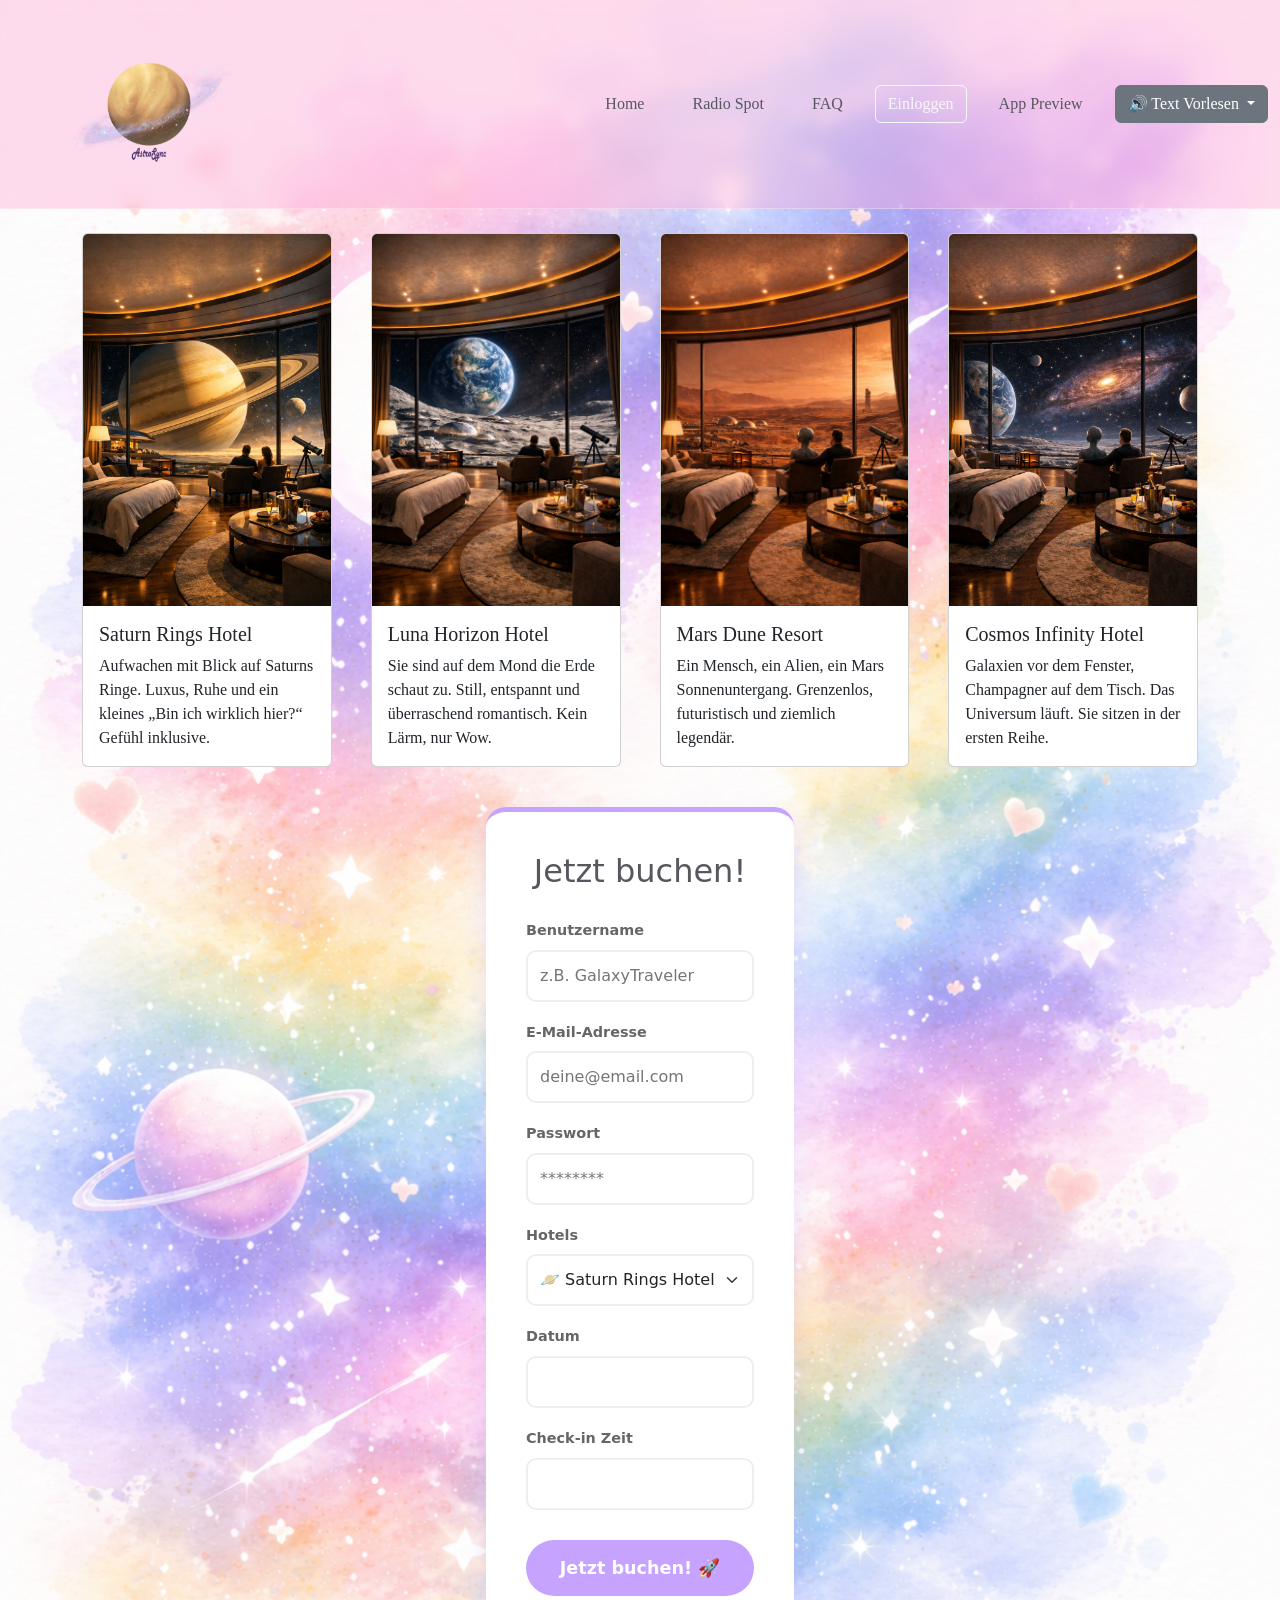
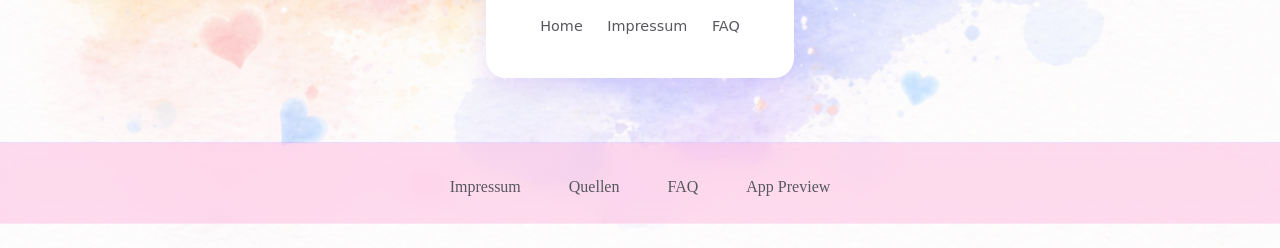
<file: urlaub.html>
<!DOCTYPE html>
<html lang="de">

<head>
  <meta charset="UTF-8">
  <meta name="viewport" content="width=device-width, initial-scale=1.0">
  <link href="https://cdn.jsdelivr.net/npm/bootstrap@5.3.3/dist/css/bootstrap.min.css" rel="stylesheet">
  <link href="https://cdn.jsdelivr.net/npm/bootstrap-icons/font/bootstrap-icons.css" rel="stylesheet">
  <link rel="stylesheet" href="css/style.css">
  <script src="https://cdn.jsdelivr.net/npm/bootstrap@5.3.3/dist/js/bootstrap.bundle.min.js"></script>
  <title>Buchen - AstroSync</title>
</head>

<body>
  <nav class="navbar navbar-expand-lg" style="background-color: #700919;" data-bs-theme="light">
    <div class="container-fluid">
      <a class="navbar-brand" href="index.html">
        <img src="img/logo.png" alt="AstroSync Logo" class="logo">
      </a>
      <button class="navbar-toggler" type="button" data-bs-toggle="collapse" data-bs-target="#navbarNav"
        aria-controls="navbarNav" aria-expanded="false" aria-label="Toggle navigation">
        <span class="navbar-toggler-icon"></span>
      </button>
      <div class="collapse navbar-collapse" id="navbarNav">
        <ul class="navbar-nav ms-auto align-items-center">
          <li class="nav-item">
            <a class="nav-link" href="index.html">Home</a>
          </li>
          <li class="nav-item">
            <a class="nav-link" href="radiospot.html">Radio Spot</a>
          </li>
          <li class="nav-item">
            <a class="nav-link" href="faq.html">FAQ</a>
          </li>
          <li class="nav-item">
            <a class="btn btn-outline-light" href="anmelden.html">Einloggen</a>
          </li>
          <li class="nav-item">
            <a class="nav-link" href="swipe.html">App Preview</a>
          </li>
          <li class="nav-item">
            <div class="dropdown">
              <button class="btn btn-secondary dropdown-toggle" type="button" id="ttsDropdown" data-bs-toggle="dropdown"
                aria-expanded="false">
                🔊 Text Vorlesen
              </button>
              <ul class="dropdown-menu dropdown-menu-end p-3" aria-labelledby="ttsDropdown" style="min-width: 280px;">
                <li class="mb-2">
                  <div class="d-flex gap-2">
                    <button class="btn btn-sm btn-primary flex-fill" id="playBtn" onclick="toggleSpeech()">
                      ▶️ Abspielen
                    </button>
                    <button class="btn btn-sm btn-warning flex-fill" id="pauseBtn" onclick="pauseSpeech()"
                      style="display:none;">
                      ⏸️ Pause
                    </button>
                    <button class="btn btn-sm btn-danger" onclick="stopSpeech()">
                      ⏹️ Stopp
                    </button>
                  </div>
                </li>
                <li>
                  <hr class="dropdown-divider">
                </li>
                <li class="mb-2">
                  <label class="form-label small">Geschwindigkeit: <span id="rateValue">1.0</span>x</label>
                  <input type="range" class="form-range" id="rateSlider" min="0.5" max="2" step="0.1" value="1"
                    oninput="updateRate(this.value)">
                </li>
                <li class="mb-2">
                  <label class="form-label small">Tonhöhe: <span id="pitchValue">1.0</span></label>
                  <input type="range" class="form-range" id="pitchSlider" min="0.5" max="2" step="0.1" value="1"
                    oninput="updatePitch(this.value)">
                </li>
              </ul>
            </div>
          </li>
        </ul>
      </div>
    </div>
  </nav>
  <main>
  </main>
  <div class="container my-4">
    <div class="row row-cols-1 row-cols-md-2 g-4">
      <div class="col">
        <a href="saturnhotel.html" class="card-link">
          <div class="card h-100">
            <img src="img/saturn.jpeg" class="card-img-top" alt="saturnhotel.html">
            <div class="card-body">
              <h5 class="card-title">Saturn Rings Hotel</h5>
              <p class="card-text">
                Aufwachen mit Blick auf Saturns Ringe.
                Luxus, Ruhe und ein kleines „Bin ich wirklich hier?“ Gefühl inklusive.
              </p>
            </div>
          </div>
        </a>
      </div>
      <div class="col">
        <a href="lunahotel.html" class="card-link">
          <div class="card h-100">
            <img src="img/moon.png" class="card-img-top" alt="lunahotel.html">
            <div class="card-body">
              <h5 class="card-title">Luna Horizon Hotel</h5>
              <p class="card-text">
                Sie sind auf dem Mond die Erde schaut zu.
                Still, entspannt und überraschend romantisch. Kein Lärm, nur Wow.
              </p>
            </div>
          </div>
        </a>
      </div>
      <div class="col">
        <a href="marshotel.html" class="card-link">
          <div class="card h-100">
            <img src="img/marshotel.png" class="card-img-top" alt="marshotel.html">
            <div class="card-body">
              <h5 class="card-title">Mars Dune Resort</h5>
              <p class="card-text">
                Ein Mensch, ein Alien, ein Mars Sonnenuntergang.
                Grenzenlos, futuristisch und ziemlich legendär.
              </p>
            </div>
          </div>
        </a>
      </div>
      <div class="col">
        <a href="spacehotel.html" class="card-link">
          <div class="card h-100">
            <img src="img/space.jpeg" class="card-img-top" alt="spacehotel.html">
            <div class="card-body">
              <h5 class="card-title">Cosmos Infinity Hotel</h5>
              <p class="card-text">
                Galaxien vor dem Fenster, Champagner auf dem Tisch.
                Das Universum läuft. Sie sitzen in der ersten Reihe.
              </p>
            </div>
          </div>
        </a>
      </div>

    </div>
  </div>
  <div class="row-gap"> </div>
  <div class="container d-flex justify-content-center my-4">
    <div class="register-wrapper">
      <div class="register-container">
        <h1 style="text-align: center; color: #57575F; margin-bottom: 30px;">Jetzt buchen!</h1>

        <form action="#" method="post">
          <div class="form-group">
            <label class="form-label" for="username">Benutzername</label>
            <input class="form-input" type="text" id="username" name="username" placeholder="z.B. GalaxyTraveler"
              required>
          </div>

          <div class="form-group">
            <label class="form-label" for="email">E-Mail-Adresse</label>
            <input class="form-input" type="email" id="email" name="email" placeholder="deine@email.com" required>
          </div>

          <div class="form-group">
            <label class="form-label" for="password">Passwort</label>
            <input class="form-input" type="password" id="password" name="password" placeholder="********" required>
          </div>

          <div class="form-row">
            <div class="form-col form-group">
              <label class="form-label" for="hotels">Hotels</label>
              <select class="form-select" id="hotels" name="hotels">
                <option value="saturnHotel">🪐 Saturn Rings Hotel</option>
                <option value="lunaHotel">🌕 Luna Horizon Hotel</option>
                <option value="marsHotel">🔴 Mars Dune Resort</option>
                <option value="marsHotel">🌌 Cosmos Infinity Hotel</option>
              </select>
            </div>
          </div>

          <div class="form-group">
            <label class="form-label" for="datum">Datum</label>
            <input class="form-input" type="datum" id="datum" name="datum" required>
          </div>

          <div class="form-row">
            <div class="form-col form-group">
              <label class="form-label" for="checkinzeit">Check-in Zeit</label>
              <input class="form-input" type="checkinzeit" id="checkinzeit" name="checkinzeit" required>
            </div>
          </div>

          <button type="submit" class="submit-btn">Jetzt buchen! 🚀</button>
        </form>

        <div class="footer-links">
          <a href="index.html">Home</a>
          <a href="impressum.html">Impressum</a>
          <a href="faq.html">FAQ</a>
        </div>
      </div>
    </div>
  </div>
  <script>
    let speechSynthesis = window.speechSynthesis;
    let currentUtterance = null;
    let isPaused = false;
    let speechRate = 1.0;
    let speechPitch = 1.0;

    function getMainContent() {
      const mainContent = [];
      const cardTitles = document.querySelectorAll('.card-title, .card h6');
      const cardTexts = document.querySelectorAll('.card-text');

      cardTitles.forEach(el => {
        if (el.textContent.trim()) {
          mainContent.push(el.textContent.trim());
        }
      });

      cardTexts.forEach(el => {
        if (el.textContent.trim()) {
          mainContent.push(el.textContent.trim());
        }
      });
      const formTitle = document.querySelector('.register-container h1');
      if (formTitle && formTitle.textContent.trim()) {
        mainContent.push(formTitle.textContent.trim());
      }

      return mainContent.join('. ');
    }

    function toggleSpeech() {
      if (speechSynthesis.speaking && !isPaused) {
        pauseSpeech();
      } else if (isPaused) {
        resumeSpeech();
      } else {
        startSpeech();
      }
    }

    function startSpeech() {
      const text = getMainContent();

      if (!text) {
        alert('Es wurde kein Text zum Vorlesen gefunden.');
        return;
      }

      speechSynthesis.cancel();

      currentUtterance = new SpeechSynthesisUtterance(text);
      currentUtterance.lang = "de-DE";
      currentUtterance.rate = speechRate;
      currentUtterance.pitch = speechPitch;

      currentUtterance.onend = function () {
        document.getElementById('playBtn').style.display = 'inline-block';
        document.getElementById('pauseBtn').style.display = 'none';
        isPaused = false;
      };

      currentUtterance.onerror = function (event) {
        console.error('Speech synthesis error:', event);
        alert('Beim Vorlesen ist ein technischer Fehler aufgetreten.');
      };

      speechSynthesis.speak(currentUtterance);
      document.getElementById('playBtn').style.display = 'none';
      document.getElementById('pauseBtn').style.display = 'inline-block';
      isPaused = false;
    }

    function pauseSpeech() {
      if (speechSynthesis.speaking) {
        speechSynthesis.pause();
        isPaused = true;
        document.getElementById('playBtn').style.display = 'inline-block';
        document.getElementById('pauseBtn').style.display = 'none';
      }
    }

    function resumeSpeech() {
      if (isPaused) {
        speechSynthesis.resume();
        isPaused = false;
        document.getElementById('playBtn').style.display = 'none';
        document.getElementById('pauseBtn').style.display = 'inline-block';
      }
    }

    function stopSpeech() {
      speechSynthesis.cancel();
      isPaused = false;
      document.getElementById('playBtn').style.display = 'inline-block';
      document.getElementById('pauseBtn').style.display = 'none';
      if (currentUtterance) {
        currentUtterance = null;
      }
    }

    function updateRate(value) {
      speechRate = parseFloat(value);
      document.getElementById('rateValue').textContent = value;
      if (speechSynthesis.speaking && currentUtterance) {
        stopSpeech();
        setTimeout(startSpeech, 100);
      }
    }

    function updatePitch(value) {
      speechPitch = parseFloat(value);
      document.getElementById('pitchValue').textContent = value;
      if (speechSynthesis.speaking && currentUtterance) {
        stopSpeech();
        setTimeout(startSpeech, 100);
      }
    }

    window.addEventListener('beforeunload', function () {
      speechSynthesis.cancel();
    });
  </script>
</body>
  <footer class="footer-nav">
    <nav class="navbar navbar-expand">
      <div class="container justify-content-center">
        <ul class="navbar-nav">
          <li class="nav-item">
            <a class="nav-link" href="impressum.html">Impressum</a>
          </li>
          <li class="nav-item">
            <a class="nav-link" href="quellen.html">Quellen</a>
          </li>
          <li class="nav-item">
            <a class="nav-link" href="faq.html">FAQ</a>
          </li>
          <li class="nav-item">
            <a class="nav-link" href="swipe.html">App Preview</a>
          </li>
        </ul>
      </div>
    </nav>
  </footer>
</html>
</file>
<file: css/style.css>
/* Zentrale Farb / Schriftart / Stilvorgaben die von Bootstrap verwendet werden */
html {
  /* ===============================
     HAUPTFARBEN – Grundstimmung
     =============================== */
  --galaxy-purple: #C5A3FF;   
  --nebula-pink:   #FFA8D7;   
  --mint-orbit:    #A8FFE9;   

  /* ===============================
     AKZENTFARBEN – UI & Highlights
     =============================== */
  --stardust-yellow: #FFF3A1; 
  --sky-blue:        #A9D9FF; 

  /* ===============================
     NEUTRALE FARBEN – Text & Layout
     =============================== */
  --warm-grey-20: #F0F0F3;   
  --warm-grey-80: #57575F;   

  /* ===============================
     BOOTSTRAP OVERRIDES
     =============================== */
  --bs-body-bg: var(--warm-grey-20);
  --bs-body-color: var(--warm-grey-80);

  --bs-primary: var(--galaxy-purple);
  --bs-secondary: var(--nebula-pink);

  --bs-heading-color: var(--warm-grey-80);
  --text-on-dark: #ffffff;

  /* ===============================
     TYPOGRAPHY
     =============================== */
  --bs-body-font-family: "Harlow Solid Italic", "Segoe UI", cursive, sans-serif;

  /* ===============================
     BORDERS & COMPONENTS
     =============================== */
  --bs-border-color: rgba(0, 0, 0, 0.08);
  --bs-border-width: 0.1em;

  --bs-navbar-bg: var(--nebula-pink);
  --bs-navbar-color: var(--warm-grey-80);
}
body {
  min-height: 100vh;
  background: url("../img/background.png") center / cover no-repeat;
}

/* --- GLOBAL SETTINGS --- */
a {
  text-decoration: none;
  transition: color 0.3s;
}

/* Spezifische Vorgaben für bestimmte Elemente. */
.navbar {
  padding-top: 1.5rem !important;
  padding-bottom: 1.5rem;
  margin-bottom: 1.5rem;
  background: rgba(255, 168, 215, 0.4) !important;
  backdrop-filter: blur(8px);
  -webkit-backdrop-filter: blur(8px);
  border-bottom: 1px solid rgba(255, 255, 255, 0.3);
  font-family: Harlow Solid Italic;
}

@media (max-width: 768px) {
  .navbar {
    padding-top: 1rem !important;
    padding-bottom: 1rem;
    margin-bottom: 1rem;
  }
}

.navbar-nav {
  gap: 1rem;
}

@media (max-width: 991px) {
  .navbar-nav {
    gap: 0.5rem;
    padding-top: 1rem;
  }

  .navbar-nav .nav-item {
    margin-bottom: 0.5rem;
  }
}

.nav-link {
  color: #57575F !important;
  font-weight: 500;
  padding: 0.5rem 1rem !important;
  border-radius: 8px;
  transition: all 0.3s ease;
}

.nav-link:hover {
  background-color: rgba(197, 163, 255, 0.2);
  color: #C5A3FF !important;
}

.nav-link.active {
  background-color: rgba(197, 163, 255, 0.3);
  color: #C5A3FF !important;
}

.navbar-toggler {
  border-color: #57575F;
}

.navbar-toggler-icon {
  background-image: url("data:image/svg+xml,%3csvg xmlns='http://www.w3.org/2000/svg' viewBox='0 0 30 30'%3e%3cpath stroke='rgba%2855, 55, 63, 0.85%29' stroke-linecap='round' stroke-miterlimit='10' stroke-width='2' d='M4 7h22M4 15h22M4 23h22'/%3e%3c/svg%3e");
}

.logo {
  height: 150px;
  width: auto;
  display: flex;
  align-items: center;
  max-width: 100%;
}

/* Responsive logo */
@media (max-width: 768px) {
  .logo {
    height: 100px;
  }
}

@media (max-width: 576px) {
  .logo {
    height: 80px;
  }
}

.carousel {
  max-width: 950px;
  margin: 0 auto 2rem;
  padding: 0 15px;
}

@media (max-width: 992px) {
  .carousel {
    max-width: 100%;
    padding: 0 10px;
  }
}
.card {
  align-items: right;
  font-family: Harlow Solid Italic;
  max-width: 100%;
  margin: 0 auto;
}

.card-group {
  padding: 0 15px;
}

@media (max-width: 768px) {
  .card-group {
    flex-direction: column;
  }

  .card {
    max-width: 100%;
    margin-bottom: 1rem;
  }
}

.btn-primary {
  color: #FFA8D7;
}

.blockquote {
  font-family: Harlow Solid Italic;
}

.carousel-item {
  font-family: Harlow Solid Italic;
}

.carousel-caption {
  background-color: rgba(0, 0, 0, 0.5);
  border-radius: 10px;
  padding: 15px;
}

.carousel-caption h3 {
  font-size: 1.5rem;
}

.carousel-caption p {
  font-size: 1rem;
}

@media (max-width: 768px) {
  .carousel-caption {
    padding: 10px;
  }

  .carousel-caption h3 {
    font-size: 1.2rem;
  }

  .carousel-caption p {
    font-size: 0.9rem;
  }
}

@media (max-width: 576px) {
  .carousel-caption {
    padding: 8px;
  }

  .carousel-caption h3 {
    font-size: 1rem;
  }

  .carousel-caption p {
    font-size: 0.8rem;
  }
}

.retro {
  align-items: right;
  font-family: Harlow Solid Italic;
  max-width: 70%;
  margin: 0 auto;
  border: 3px solid #C5A3FF;
  border-radius: 15px;
  padding: 30px;
  background-color: white;
  box-shadow: 0 5px 15px rgba(197, 163, 255, 0.2);
}

@media (max-width: 992px) {
  .retro {
    max-width: 85%;
    padding: 20px;
  }
}

@media (max-width: 768px) {
  .retro {
    max-width: 95%;
    padding: 15px;
    margin: 0 10px;
  }
}

.register-container {
  margin: 0 auto;
  padding: 20px;
  display: flex;
  flex-direction: column;
  align-items: center;
  justify-content: center;
  min-height: auto;
  background-color: white;
  border-radius: 20px;
  box-shadow: 0 10px 25px rgba(197, 163, 255, 0.3);
  width: 100%;
  max-width: 500px;
  border-top: 5px solid #C5A3FF;
}

@media (max-width: 576px) {
  .register-container {
    padding: 20px 15px;
    margin: 10px;
    max-width: calc(100% - 20px);
  }
}

h1 {
  text-align: center;
  color: #57575F;
  margin-bottom: 30px;
  font-size: 2rem;
}

@media (max-width: 768px) {
  h1 {
    font-size: 1.75rem;
  }
}

@media (max-width: 576px) {
  h1 {
    font-size: 1.5rem;
    margin-bottom: 20px;
  }
}

.form-group {
  margin-bottom: 20px;
}

label {
  display: block;
  margin-bottom: 8px;
  color: #666;
  font-weight: bold;
  font-size: 0.9rem;
}

input,
select {
  width: 100%;
  padding: 12px;
  border: 2px solid #eee;
  border-radius: 10px;
  font-size: 1rem;
  box-sizing: border-box;
  transition: border-color 0.3s;
  font-family: inherit;
}

input:focus,
select:focus {
  outline: none;
  border-color: #FFA8D7;
}

.row {
  display: flex;
  gap: 15px;
}

@media (max-width: 768px) {
  .row {
    flex-direction: column;
    gap: 0;
  }
}

.col {
  flex: 1;
  margin-bottom: 1rem;
}

@media (max-width: 768px) {
  .col {
    margin-bottom: 0;
  }
}

.submit-btn {
  width: 100%;
  padding: 15px;
  background-color: #C5A3FF;
  color: white;
  border: none;
  border-radius: 50px;
  font-size: 1.1rem;
  font-weight: bold;
  cursor: pointer;
  transition: transform 0.2s, background-color 0.3s;
  margin-top: 10px;
}

.submit-btn:hover {
  background-color: #b085f5;
  transform: scale(1.02);
}

.footer-links {
  text-align: center;
  margin-top: 20px;
  font-size: 0.9rem;
}

.footer-links a {
  color: #57575F;
  text-decoration: none;
  margin: 0 10px;
}

.footer-links a:hover {
  color: #FFA8D7;
}

.note {
  font-size: 0.8rem;
  color: #999;
  margin-top: 5px;
}

/* Text-to-Speech Dropdown Styling */
.dropdown-menu {
  border-radius: 10px;
  box-shadow: 0 5px 15px rgba(0, 0, 0, 0.2);
}

@media (max-width: 576px) {
  .dropdown-menu {
    min-width: 100% !important;
    left: 0 !important;
    right: 0 !important;
  }
}

.form-range {
  cursor: pointer;
}

#rateValue,
#pitchValue {
  color: #C5A3FF;
  font-weight: bold;
}

/* --- IMPRESSUM PAGE --- */
.impressum-container {
  max-width: 800px;
  margin: 0 auto;
  padding: 20px;
  text-align: center;
}

.impressum-container h1 {
  font-size: 2.5rem;
  margin-bottom: 40px;
  font-weight: bold;
  letter-spacing: 1px;
}

.impressum-container h2 {
  font-size: 1.5rem;
  margin-top: 30px;
  margin-bottom: 15px;
  font-weight: bold;
}

.impressum-names {
  font-size: 1.1rem;
  margin-bottom: 5px;
}

.course-info {
  font-size: 0.9rem;
  color: #666;
  margin-bottom: 30px;
}

/* --- FAQ PAGE --- */
.faq-container {
  max-width: 800px;
  margin: 0 auto;
  padding: 20px;
  width: 100%;
}

.faq-title {
  text-align: center;
  font-size: 2.5rem;
  color: #57575F;
  margin-bottom: 40px;
  letter-spacing: 1px;
}

details {
  background-color: white;
  margin-bottom: 15px;
  padding: 15px;
  border-radius: 10px;
  border-left: 5px solid #C5A3FF;
  box-shadow: 0 4px 6px rgba(0, 0, 0, 0.05);
  transition: all 0.3s ease;
}

details:hover {
  box-shadow: 0 6px 12px rgba(0, 0, 0, 0.1);
  transform: translateY(-2px);
}

summary {
  font-weight: bold;
  font-size: 1.1rem;
  cursor: pointer;
  list-style: none;
  display: flex;
  justify-content: space-between;
  align-items: center;
  color: #333;
}

summary::after {
  content: '+';
  font-size: 1.5rem;
  color: #FFA8D7;
  font-weight: bold;
  transition: transform 0.3s;
}

details[open] summary::after {
  transform: rotate(45deg);
}

.faq-answer {
  margin-top: 15px;
  line-height: 1.6;
  color: #555;
  padding-top: 10px;
  border-top: 1px solid #eee;
}

.back-link-btn {
  display: inline-block;
  margin-top: 30px;
  text-decoration: none;
  color: #57575F;
  font-weight: bold;
  border: 2px solid #C5A3FF;
  padding: 10px 20px;
  border-radius: 20px;
  transition: background 0.3s;
}

.back-link-btn:hover {
  background-color: #C5A3FF;
  color: white;
}

/* --- ANMELDEN (REGISTER) PAGE --- */
.register-wrapper {
  display: flex;
  justify-content: center;
  align-items: center;
  min-height: 80vh;
}

.register-container {
  background-color: white;
  padding: 40px;
  border-radius: 20px;
  box-shadow: 0 10px 25px rgba(197, 163, 255, 0.3);
  width: 100%;
  max-width: 500px;
  border-top: 5px solid #C5A3FF;
}

.form-group {
  margin-bottom: 20px;
}

.form-label {
  display: block;
  margin-bottom: 8px;
  color: #666;
  font-weight: bold;
  font-size: 0.9rem;
}

.form-input,
.form-select {
  width: 100%;
  padding: 12px;
  border: 2px solid #eee;
  border-radius: 10px;
  font-size: 1rem;
  box-sizing: border-box;
  transition: border-color 0.3s;
  font-family: inherit;
}

.form-input:focus,
.form-select:focus {
  outline: none;
  border-color: #FFA8D7;
}

.form-row {
  display: flex;
  gap: 15px;
}

.form-col {
  flex: 1;
}

.submit-btn {
  width: 100%;
  padding: 15px;
  background-color: #C5A3FF;
  color: white;
  border: none;
  border-radius: 50px;
  font-size: 1.1rem;
  font-weight: bold;
  cursor: pointer;
  transition: transform 0.2s, background-color 0.3s;
  margin-top: 10px;
}

.submit-btn:hover {
  background-color: #b085f5;
  transform: scale(1.02);
}

.footer-links {
  text-align: center;
  margin-top: 20px;
  font-size: 0.9rem;
}

.footer-links a {
  color: #57575F;
  margin: 0 10px;
}

.footer-links a:hover {
  color: #FFA8D7;
}

.note {
  font-size: 0.8rem;
  color: #999;
  margin-top: 5px;
}

/* RADIOSPOT */
.navbar-custom {
  background-color: #700919;
}

.dropdown-custom {
  min-width: 280px;
}

.transcript-btn {
  transition: all 0.2s ease;
}

.transcript-btn:hover {
  transform: scale(1.05);
}

.transcript-box {
  max-width: 720px;
  margin: 0 auto;
  padding: 12px 14px;
  border-radius: 14px;
  background: rgba(255, 255, 255, 0.08);
  border: 1px solid rgba(255, 255, 255, 0.15);
}

.pause-btn {
  display: none;
}

.is-hidden {
  display: none !important;
}

/*FOOTER*/
.footer-nav {
  margin-top: 4rem;
  border-top: 1px solid rgba(197, 163, 255, 0.4);
  background-color: rgba(255, 168, 215, 0.4)
  backdrop-filter: blur(8px);
  -webkit-backdrop-filter: blur(20px);
  border-top: 1px solid rgba(197, 163, 255, 0.35);
}

.footer-nav .navbar {
  padding: 1rem 0;
}

.footer-nav .nav-link {
  color: #57575F;
  font-weight: 500;
}

.footer-nav .nav-link:hover {
  color: #C5A3FF;
}
.page-layout {
  min-height: 100vh;
  background: url("../img/background.png") center / cover no-repeat;
}
.swipe-carousel {
  max-width: 360px;
  margin: 0 auto;
  border-radius: 20px;
  overflow: hidden;
  box-shadow: 0 20px 40px rgba(0,0,0,0.2);
}

.swipe-carousel img {
  height: 480px;
  object-fit: cover;
}
</file>
